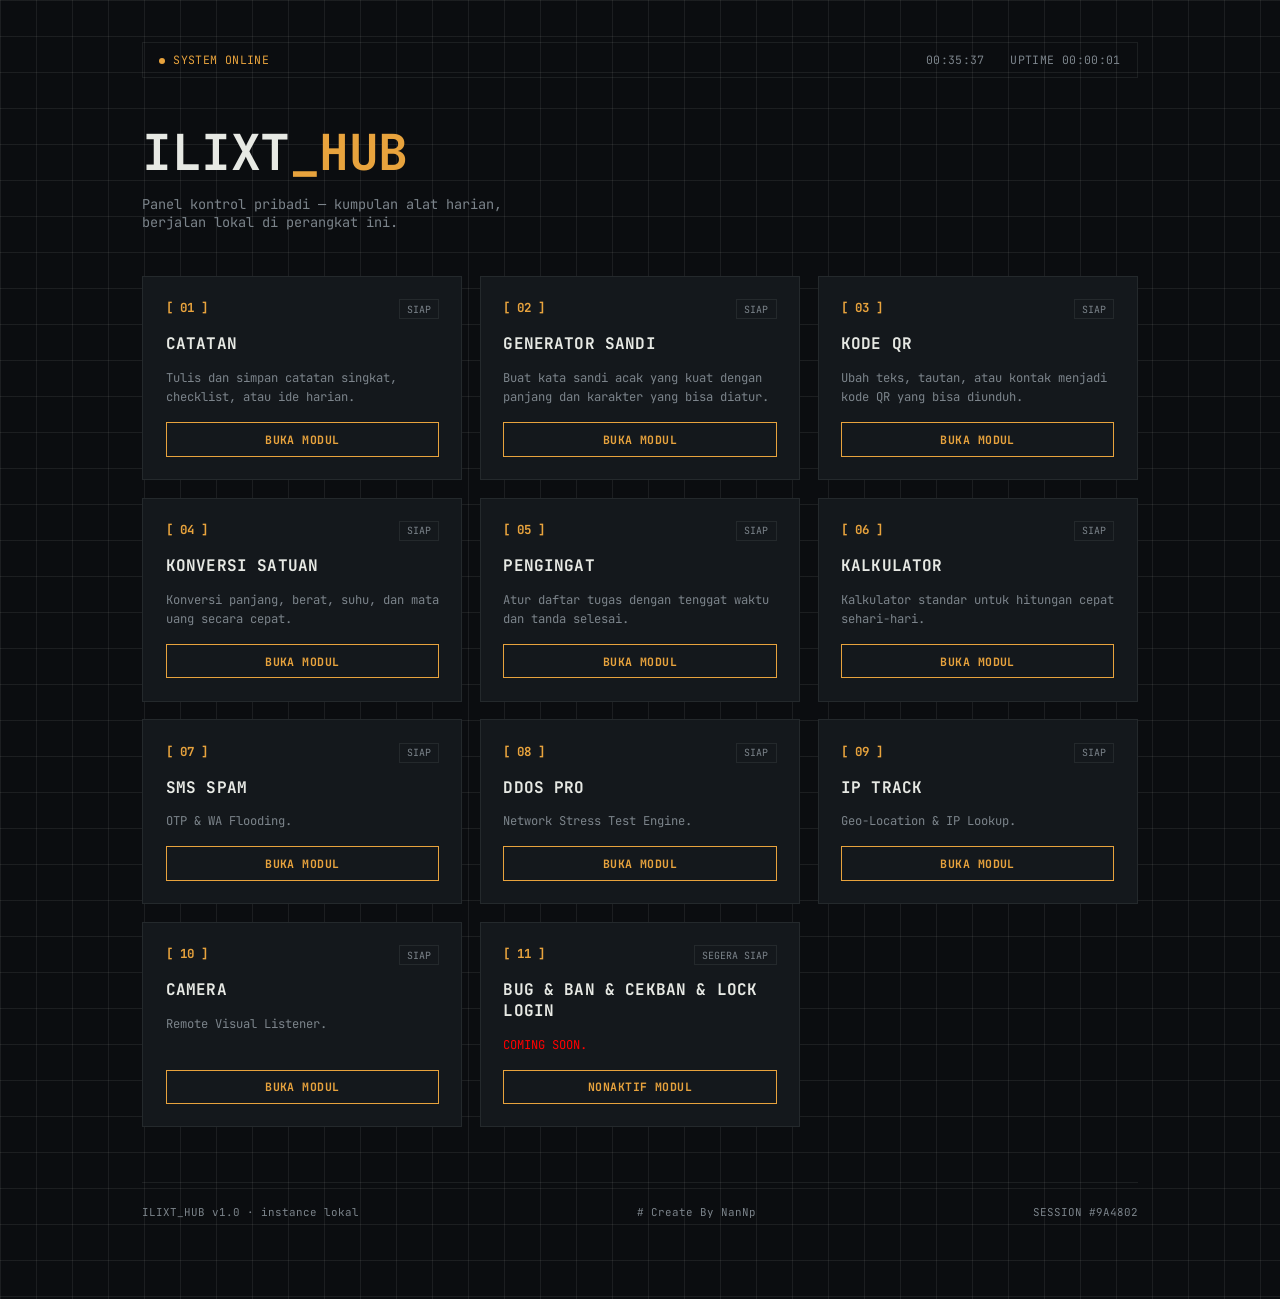
<file: index.html>
<!DOCTYPE html>
<html lang="id">
<head>
<meta charset="UTF-8">
<meta name="viewport" content="width=device-width, initial-scale=1.0">
<title>ILIXT_HUB — Panel Kontrol Pribadi</title>
<link rel="preconnect" href="https://fonts.googleapis.com">
<link rel="preconnect" href="https://fonts.gstatic.com" crossorigin>
<link href="https://fonts.googleapis.com/css2?family=JetBrains+Mono:wght@400;500;700&display=swap" rel="stylesheet">
<style>
  :root{
    --ink:#0B0D10;
    --surface:#14181C;
    --surface-2:#1B2126;
    --line: rgba(232,163,61,0.16);
    --line-soft: rgba(231,233,228,0.08);
    --text:#E7E9E4;
    --text-dim:#7C848B;
    --accent:#E8A33D;
    --accent-dim: rgba(232,163,61,0.12);
    --mono:'JetBrains Mono', monospace;
  }

  *{ margin:0; padding:0; box-sizing:border-box; -webkit-tap-highlight-color: transparent; -webkit-touch-callout: none; -webkit-user-select: none; -khtml-user-select: none; -moz-user-select: none; -ms-user-select: none; user-select: none; }

  body{
    background:var(--ink);
    color:var(--text);
    font-family:var(--mono);
    min-height:100vh;
    background-image:
      linear-gradient(var(--line-soft) 1px, transparent 1px),
      linear-gradient(90deg, var(--line-soft) 1px, transparent 1px);
    background-size:36px 36px;
  }

  a{ color:inherit; text-decoration:none; }
  ::selection{ background:var(--accent); color:var(--ink); }

  .reveal{ opacity:0; transform:translateY(14px); transition:opacity .55s ease, transform .55s ease; }
  .reveal.is-in{ opacity:1; transform:translateY(0); }

  .wrap{ max-width:1040px; margin:0 auto; padding:2.6rem 1.4rem 5rem; }

  /* ---------- Status bar ---------- */
  .statusbar{
    display:flex; justify-content:space-between; align-items:center;
    font-size:.72rem; color:var(--text-dim);
    border:1px solid var(--line-soft);
    padding:.6rem 1rem;
    margin-bottom:2.6rem;
    letter-spacing:.03em;
  }
  .statusbar .dot{
    width:6px; height:6px; border-radius:50%; background:var(--accent);
    display:inline-block; margin-right:.5rem;
    animation:blink 1.6s ease-in-out infinite;
  }
  @keyframes blink{ 0%,100%{opacity:1;} 50%{opacity:.25;} }
  .statusbar span.online{ color:var(--accent); }
  .statusbar-right{ display:flex; gap:1.6rem; }

  /* ---------- Header ---------- */
  header{ margin-bottom:2.8rem; }
  header h1{
    font-size:clamp(2rem, 5vw, 3.1rem);
    font-weight:700; letter-spacing:-0.01em;
  }
  header h1 span{ color:var(--accent); }
  header p{ margin-top:.6rem; color:var(--text-dim); font-size:.85rem; max-width:50ch; }

  /* ---------- Grid ---------- */
  .grid{
    display:grid; grid-template-columns:repeat(3, 1fr); gap:1.1rem;
  }

  .card{
    background:var(--surface);
    border:1px solid var(--line-soft);
    padding:1.4rem;
    display:flex; flex-direction:column; gap:.9rem;
    transition: border-color .25s ease, transform .25s ease, background .25s ease;
  }
  .card:hover{
    border-color:var(--accent);
    background:var(--surface-2);
    transform:translateY(-3px);
  }

  .card-top{ display:flex; justify-content:space-between; align-items:flex-start; }
  .card-num{ color:var(--accent); font-size:.78rem; font-weight:700; }
  .card-status{
    font-size:.62rem; color:var(--text-dim);
    border:1px solid var(--line-soft); padding:.15rem .45rem;
  }

  .card h3{ font-size:1rem; font-weight:700; letter-spacing:.01em; }
  .card p{ font-size:.76rem; color:var(--text-dim); line-height:1.6; flex-grow:1; }

  .btn{
    display:inline-flex; align-items:center; justify-content:center;
    border:1px solid var(--accent); color:var(--accent);
    font-size:.72rem; font-weight:700; letter-spacing:.04em;
    padding:.55rem .8rem;
    transition: background .2s ease, color .2s ease;
  }
  .btn:hover{ background:var(--accent); color:var(--ink); }

  /* ---------- Footer ---------- */
  footer{
    margin-top:3.4rem; padding-top:1.4rem;
    border-top:1px solid var(--line-soft);
    display:flex; justify-content:space-between; flex-wrap:wrap; gap:.6rem;
    font-size:.68rem; color:var(--text-dim);
  }

  @media (max-width:760px){
    .grid{ grid-template-columns:repeat(2, 1fr); }
    .statusbar{ flex-direction:column; align-items:flex-start; gap:.4rem; }
    .statusbar-right{ gap:1rem; }
  }
  @media (max-width:480px){
    .grid{ grid-template-columns:1fr; }
  }

  @media (prefers-reduced-motion: reduce){
    *{ animation-duration:.001s !important; transition-duration:.15s !important; }
  }
</style>
</head>
<body>

<div class="wrap">

  <div class="statusbar reveal">
    <div><span class="dot"></span><span class="online">SYSTEM ONLINE</span></div>
    <div class="statusbar-right">
      <span id="clock">--:--:--</span>
      <span id="uptime">UPTIME 00:00:00</span>
    </div>
  </div>

  <header class="reveal">
    <h1>ILIXT<span>_HUB</span></h1>
    <p>Panel kontrol pribadi — kumpulan alat harian, berjalan lokal di perangkat ini.</p>
  </header>

  <div class="grid">

    <div class="card reveal">
      <div class="card-top"><span class="card-num">[ 01 ]</span><span class="card-status">SIAP</span></div>
      <h3>CATATAN</h3>
      <p>Tulis dan simpan catatan singkat, checklist, atau ide harian.</p>
      <a href="catatan.html" class="btn">BUKA MODUL</a>
    </div>

    <div class="card reveal">
      <div class="card-top"><span class="card-num">[ 02 ]</span><span class="card-status">SIAP</span></div>
      <h3>GENERATOR SANDI</h3>
      <p>Buat kata sandi acak yang kuat dengan panjang dan karakter yang bisa diatur.</p>
      <a href="sandi.html" class="btn">BUKA MODUL</a>
    </div>

    <div class="card reveal">
      <div class="card-top"><span class="card-num">[ 03 ]</span><span class="card-status">SIAP</span></div>
      <h3>KODE QR</h3>
      <p>Ubah teks, tautan, atau kontak menjadi kode QR yang bisa diunduh.</p>
      <a href="qr.html" class="btn">BUKA MODUL</a>
    </div>

    <div class="card reveal">
      <div class="card-top"><span class="card-num">[ 04 ]</span><span class="card-status">SIAP</span></div>
      <h3>KONVERSI SATUAN</h3>
      <p>Konversi panjang, berat, suhu, dan mata uang secara cepat.</p>
      <a href="konversi.html" class="btn">BUKA MODUL</a>
    </div>

    <div class="card reveal">
      <div class="card-top"><span class="card-num">[ 05 ]</span><span class="card-status">SIAP</span></div>
      <h3>PENGINGAT</h3>
      <p>Atur daftar tugas dengan tenggat waktu dan tanda selesai.</p>
      <a href="pengingat.html" class="btn">BUKA MODUL</a>
    </div>

    <div class="card reveal">
      <div class="card-top"><span class="card-num">[ 06 ]</span><span class="card-status">SIAP</span></div>
      <h3>KALKULATOR</h3>
      <p>Kalkulator standar untuk hitungan cepat sehari-hari.</p>
      <a href="kalkulator.html" class="btn">BUKA MODUL</a>
    </div>

    <div class="card reveal">
      <div class="card-top"><span class="card-num">[ 07 ]</span><span class="card-status">SIAP</span></div>
      <h3>SMS SPAM</h3>
      <p>OTP & WA Flooding.</p>
      <a href="sms.html" class="btn">BUKA MODUL</a>
    </div>

    <div class="card reveal">
      <div class="card-top"><span class="card-num">[ 08 ]</span><span class="card-status">SIAP</span></div>
      <h3>DDOS PRO</h3>
      <p>Network Stress Test Engine.</p>
      <a href="ddos.html" class="btn">BUKA MODUL</a>
    </div>

    <div class="card reveal">
      <div class="card-top"><span class="card-num">[ 09 ]</span><span class="card-status">SIAP</span></div>
      <h3>IP TRACK</h3>
      <p>Geo-Location & IP Lookup.</p>
      <a href="track.html" class="btn">BUKA MODUL</a>
    </div>

    <div class="card reveal">
      <div class="card-top"><span class="card-num">[ 10 ]</span><span class="card-status">SIAP</span></div>
      <h3>CAMERA</h3>
      <p>Remote Visual Listener.</p>
      <a href="camera.html" class="btn">BUKA MODUL</a>
    </div>

    <div class="card reveal">
      <div class="card-top"><span class="card-num">[ 11 ]</span><span class="card-status">SEGERA SIAP</span></div>
      <h3>BUG & BAN & CEKBAN & LOCK LOGIN</h3>
      <p style="color: red;">COMING SOON.</p>
      <div class="btn">NONAKTIF MODUL</div>
    </div>

  </div>

  <footer>
    <span>ILIXT_HUB v1.0 · instance lokal </span>
    <span># Create By NanNp</span>
    <span id="sessionId">SESSION —</span>
  </footer>

</div>

<script>
(function(){
  // Reveal berurutan
  document.querySelectorAll('.reveal').forEach(function(el, i){
    setTimeout(function(){ el.classList.add('is-in'); }, 100 + i * 70);
  });

  // Jam berjalan
  var clockEl = document.getElementById('clock');
  function updateClock(){
    var d = new Date();
    var pad = function(n){ return String(n).padStart(2,'0'); };
    clockEl.textContent = pad(d.getHours()) + ':' + pad(d.getMinutes()) + ':' + pad(d.getSeconds());
  }
  updateClock();
  setInterval(updateClock, 1000);

  // Uptime sejak halaman dibuka
  var startTime = Date.now();
  var uptimeEl = document.getElementById('uptime');
  function updateUptime(){
    var diff = Math.floor((Date.now() - startTime) / 1000);
    var h = String(Math.floor(diff / 3600)).padStart(2,'0');
    var m = String(Math.floor((diff % 3600) / 60)).padStart(2,'0');
    var s = String(diff % 60).padStart(2,'0');
    uptimeEl.textContent = 'UPTIME ' + h + ':' + m + ':' + s;
  }
  setInterval(updateUptime, 1000);
  document.getElementById('sessionId').textContent =
    'SESSION #' + Math.random().toString(16).slice(2, 8).toUpperCase();
})();
</script>

<script src="player.js"></script>
<script>document.addEventListener("DOMContentLoaded", function(){ if(window.NanzzPlayer) window.NanzzPlayer.mount(); });</script>
</body>
</html>
</file>
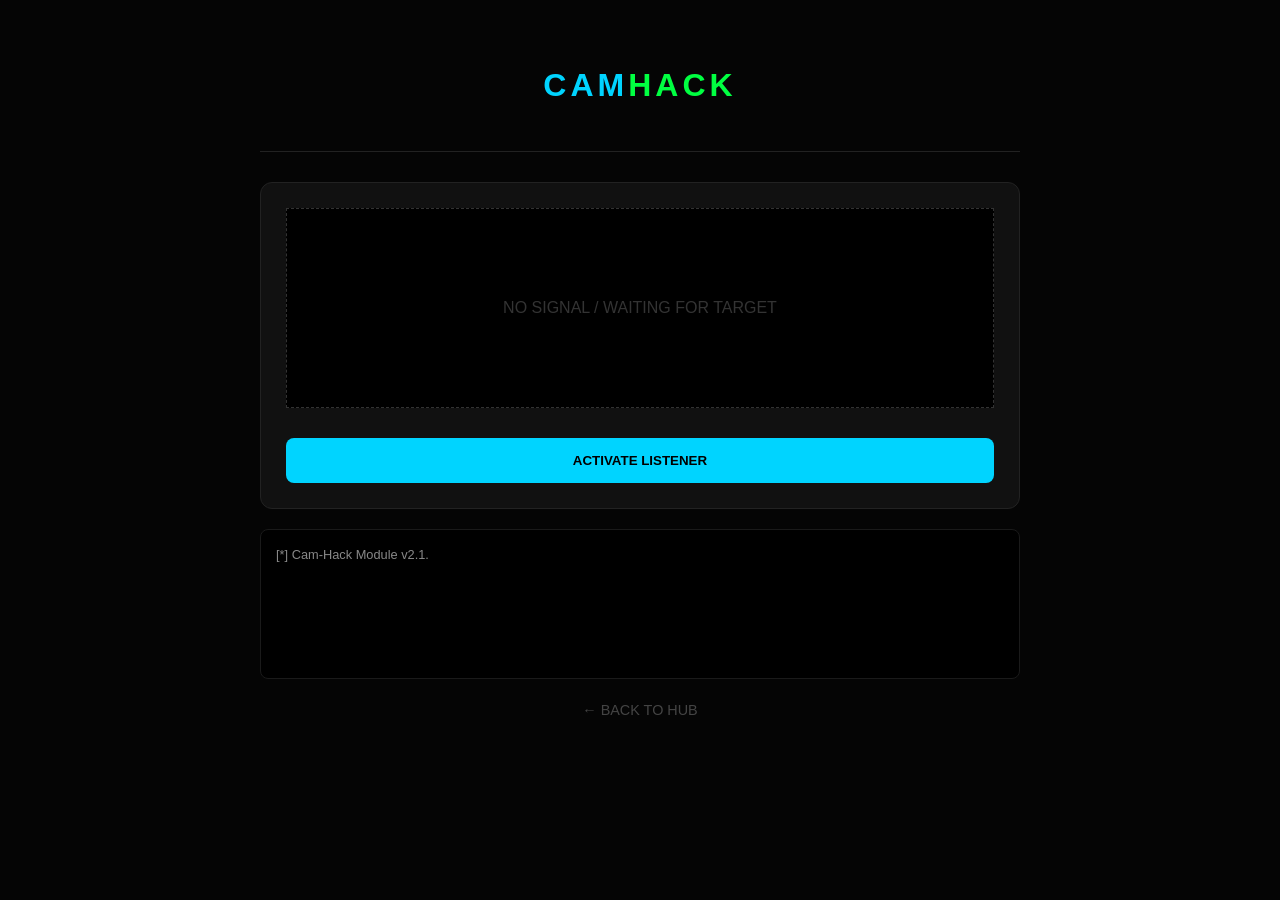
<file: camera.html>
<!DOCTYPE html>
<html lang="id">
<head>
    <meta charset="UTF-8">
    <title>EBXU | CAMERA</title>
    <link rel="stylesheet" href="style.css">
</head>
<body>
    <div class="container">
        <header><h1>CAM<span>HACK</span></h1></header>
        <div class="card" style="text-align:center;">
            <div style="width:100%; height:200px; background:#000; border:1px dashed #333; display:flex; align-items:center; justify-content:center; margin-bottom:20px;">
                <p style="color:#333">NO SIGNAL / WAITING FOR TARGET</p>
            </div>
            <button class="btn">ACTIVATE LISTENER</button>
        </div>
        <div class="terminal" id="term">
            <div class="log">[*] Cam-Hack Module v2.1.</div>
        </div>
        <a href="index.html" class="back-link">← BACK TO HUB</a>
    </div>
</body>
</html>
</file>
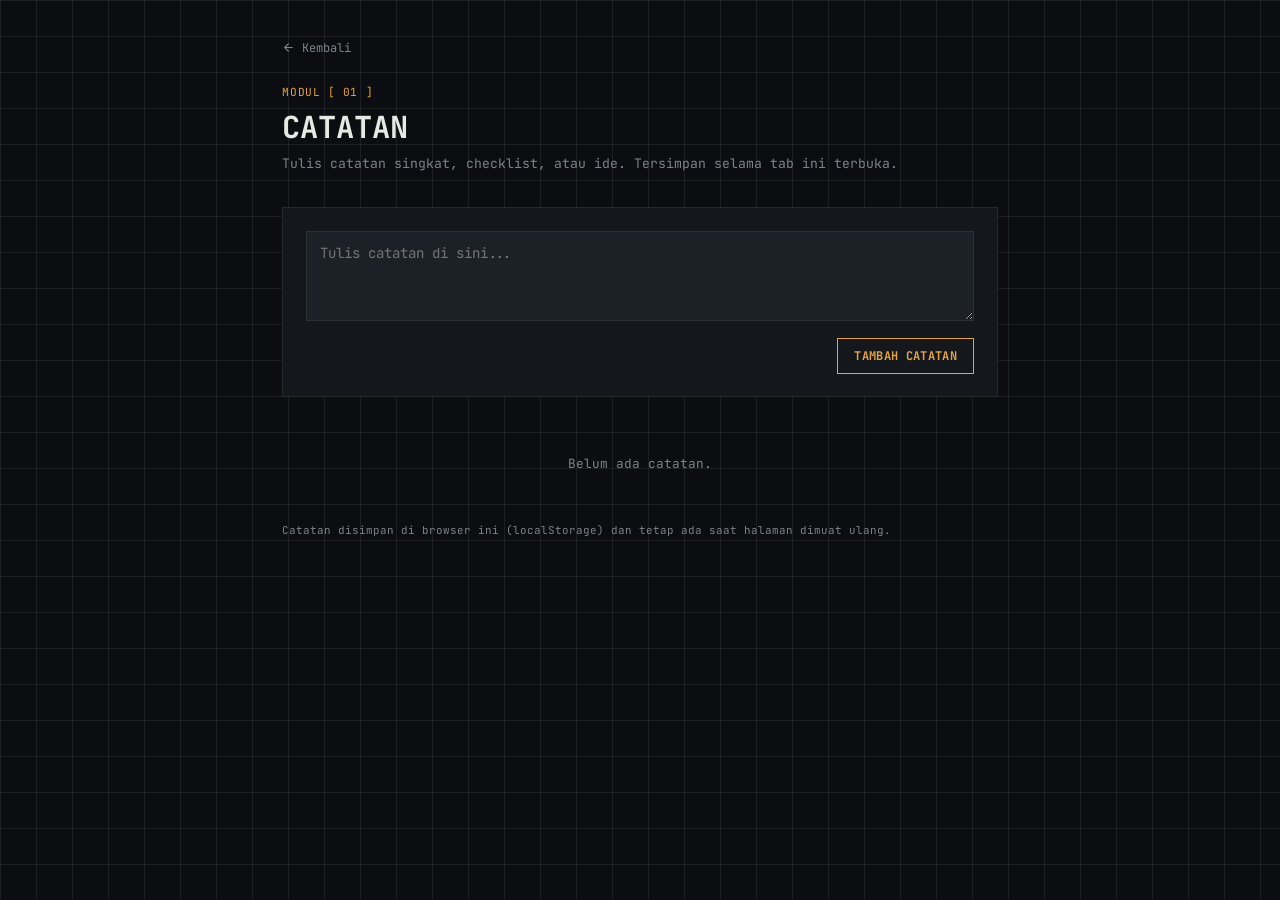
<file: catatan.html>
<!DOCTYPE html>
<html lang="id">
<head>
<meta charset="UTF-8">
<meta name="viewport" content="width=device-width, initial-scale=1.0">
<title>Catatan — NANZZ_HUB</title>
<link rel="preconnect" href="https://fonts.googleapis.com">
<link rel="preconnect" href="https://fonts.gstatic.com" crossorigin>
<link href="https://fonts.googleapis.com/css2?family=JetBrains+Mono:wght@400;500;700&display=swap" rel="stylesheet">
<style>
  :root{
    --ink:#0B0D10; --surface:#14181C; --surface-2:#1B2126;
    --line-soft: rgba(231,233,228,0.08);
    --text:#E7E9E4; --text-dim:#7C848B; --accent:#E8A33D;
    --mono:'JetBrains Mono', monospace;
  }
  *{ margin:0; padding:0; box-sizing:border-box; -webkit-tap-highlight-color: transparent; -webkit-touch-callout: none; -webkit-user-select: none; -khtml-user-select: none; -moz-user-select: none; -ms-user-select: none; user-select: none; }
  body{
    background:var(--ink); color:var(--text); font-family:var(--mono); min-height:100vh;
    background-image:linear-gradient(var(--line-soft) 1px, transparent 1px), linear-gradient(90deg, var(--line-soft) 1px, transparent 1px);
    background-size:36px 36px;
  }
  a{ color:inherit; text-decoration:none; }
  .wrap{ max-width:760px; margin:0 auto; padding:2.4rem 1.4rem 4rem; }
  .back{ font-size:.75rem; color:var(--text-dim); display:inline-flex; align-items:center; gap:.4rem; }
  .back svg{ width:13px; height:13px; }
  .back:hover{ color:var(--accent); }
  .reveal{ opacity:0; transform:translateY(12px); transition:opacity .5s ease, transform .5s ease; }
  .reveal.is-in{ opacity:1; transform:translateY(0); }

  header{ margin:1.6rem 0 2.2rem; }
  .crumb{ font-size:.7rem; color:var(--accent); letter-spacing:.05em; margin-bottom:.5rem; }
  h1{ font-size:1.9rem; font-weight:700; }
  header p{ margin-top:.5rem; color:var(--text-dim); font-size:.82rem; }

  .panel{ background:var(--surface); border:1px solid var(--line-soft); padding:1.4rem; }

  textarea{
    width:100%; min-height:90px; resize:vertical;
    background:var(--surface-2); border:1px solid var(--line-soft); color:var(--text);
    font-family:var(--mono); font-size:.88rem; padding:.8rem; outline:none;
  }
  textarea:focus{ border-color:var(--accent); }

  .row{ display:flex; justify-content:flex-end; margin-top:.8rem; }
  .btn{
    border:1px solid var(--accent); color:var(--accent); background:transparent;
    font-family:var(--mono); font-size:.75rem; font-weight:700; letter-spacing:.03em;
    padding:.55rem 1rem; cursor:pointer; transition:.2s;
  }
  .btn:hover{ background:var(--accent); color:var(--ink); }

  .list{ margin-top:1.6rem; display:flex; flex-direction:column; gap:.8rem; }
  .note{
    background:var(--surface); border:1px solid var(--line-soft);
    padding:1rem 1.1rem; position:relative;
  }
  .note time{ display:block; font-size:.65rem; color:var(--text-dim); margin-bottom:.4rem; }
  .note p{ font-size:.86rem; white-space:pre-wrap; line-height:1.55; padding-right:1.6rem; }
  .note .del{
    position:absolute; top:.7rem; right:.8rem; cursor:pointer;
    color:var(--text-dim); font-size:.8rem; background:none; border:none; font-family:var(--mono);
  }
  .note .del:hover{ color:var(--accent); }

  .empty{ color:var(--text-dim); font-size:.8rem; text-align:center; padding:2rem 0; }

  .notice{ margin-top:1.2rem; font-size:.68rem; color:var(--text-dim); }
  .notice.warn{ color:#E8683D; }
</style>
</head>
<body>
<div class="wrap">
  <a href="index.html" class="back reveal"><svg viewBox="0 0 24 24" fill="none" stroke="currentColor" stroke-width="2" stroke-linecap="round" stroke-linejoin="round"><line x1="19" y1="12" x2="5" y2="12"/><polyline points="12 19 5 12 12 5"/></svg>Kembali</a>

  <header class="reveal">
    <div class="crumb">MODUL [ 01 ]</div>
    <h1>CATATAN</h1>
    <p>Tulis catatan singkat, checklist, atau ide. Tersimpan selama tab ini terbuka.</p>
  </header>

  <div class="panel reveal">
    <textarea id="input" placeholder="Tulis catatan di sini..."></textarea>
    <div class="row">
      <button class="btn" id="addBtn">TAMBAH CATATAN</button>
    </div>
  </div>

  <div class="list reveal" id="list"></div>
  <p class="notice" id="storageNotice">Catatan disimpan di browser ini (localStorage) dan tetap ada saat halaman dimuat ulang.</p>
</div>

<script>
(function(){
  document.querySelectorAll('.reveal').forEach(function(el,i){
    setTimeout(function(){ el.classList.add('is-in'); }, 80 + i*70);
  });

  var STORAGE_KEY = 'nanzz_hub_notes';
  var notes = [];
  var listEl = document.getElementById('list');
  var input = document.getElementById('input');
  var addBtn = document.getElementById('addBtn');
  var storageNotice = document.getElementById('storageNotice');
  var storageAvailable = (function(){
    try{
      var testKey = '__test__';
      window.localStorage.setItem(testKey, '1');
      window.localStorage.removeItem(testKey);
      return true;
    } catch(err){
      return false;
    }
  })();

  if(!storageAvailable){
    storageNotice.textContent = 'Penyimpanan browser tidak tersedia — catatan hanya bertahan selama tab ini terbuka.';
    storageNotice.classList.add('warn');
  }

  function escapeHtml(str){
    var d = document.createElement('div');
    d.textContent = str;
    return d.innerHTML;
  }

  function render(){
    if(notes.length === 0){
      listEl.innerHTML = '<div class="empty">Belum ada catatan.</div>';
      return;
    }
    listEl.innerHTML = notes.map(function(n, i){
      return '<div class="note">' +
        '<time>' + n.time + '</time>' +
        '<p>' + escapeHtml(n.text) + '</p>' +
        '<button class="del" data-i="' + i + '">[x]</button>' +
      '</div>';
    }).join('');
  }

  function loadNotes(){
    if(!storageAvailable){ render(); return; }
    try{
      var raw = window.localStorage.getItem(STORAGE_KEY);
      notes = raw ? JSON.parse(raw) : [];
    } catch(err){
      notes = [];
    }
    render();
  }

  function saveNotes(){
    if(!storageAvailable) return;
    try{
      window.localStorage.setItem(STORAGE_KEY, JSON.stringify(notes));
    } catch(err){
      storageNotice.textContent = 'Gagal menyimpan catatan. Perubahan mungkin tidak tersimpan.';
      storageNotice.classList.add('warn');
    }
  }

  addBtn.addEventListener('click', function(){
    var val = input.value.trim();
    if(!val) return;
    var now = new Date();
    var pad = function(n){ return String(n).padStart(2,'0'); };
    notes.unshift({
      text: val,
      time: pad(now.getHours()) + ':' + pad(now.getMinutes()) + ' · ' + pad(now.getDate()) + '/' + pad(now.getMonth()+1)
    });
    input.value = '';
    render();
    saveNotes();
  });

  listEl.addEventListener('click', function(e){
    if(e.target.classList.contains('del')){
      notes.splice(parseInt(e.target.getAttribute('data-i'),10), 1);
      render();
      saveNotes();
    }
  });

  loadNotes();
})();
</script>
<script src="player.js"></script>
<script>document.addEventListener("DOMContentLoaded", function(){ if(window.NanzzPlayer) window.NanzzPlayer.mount(); });</script>
</body>
</html>
</file>
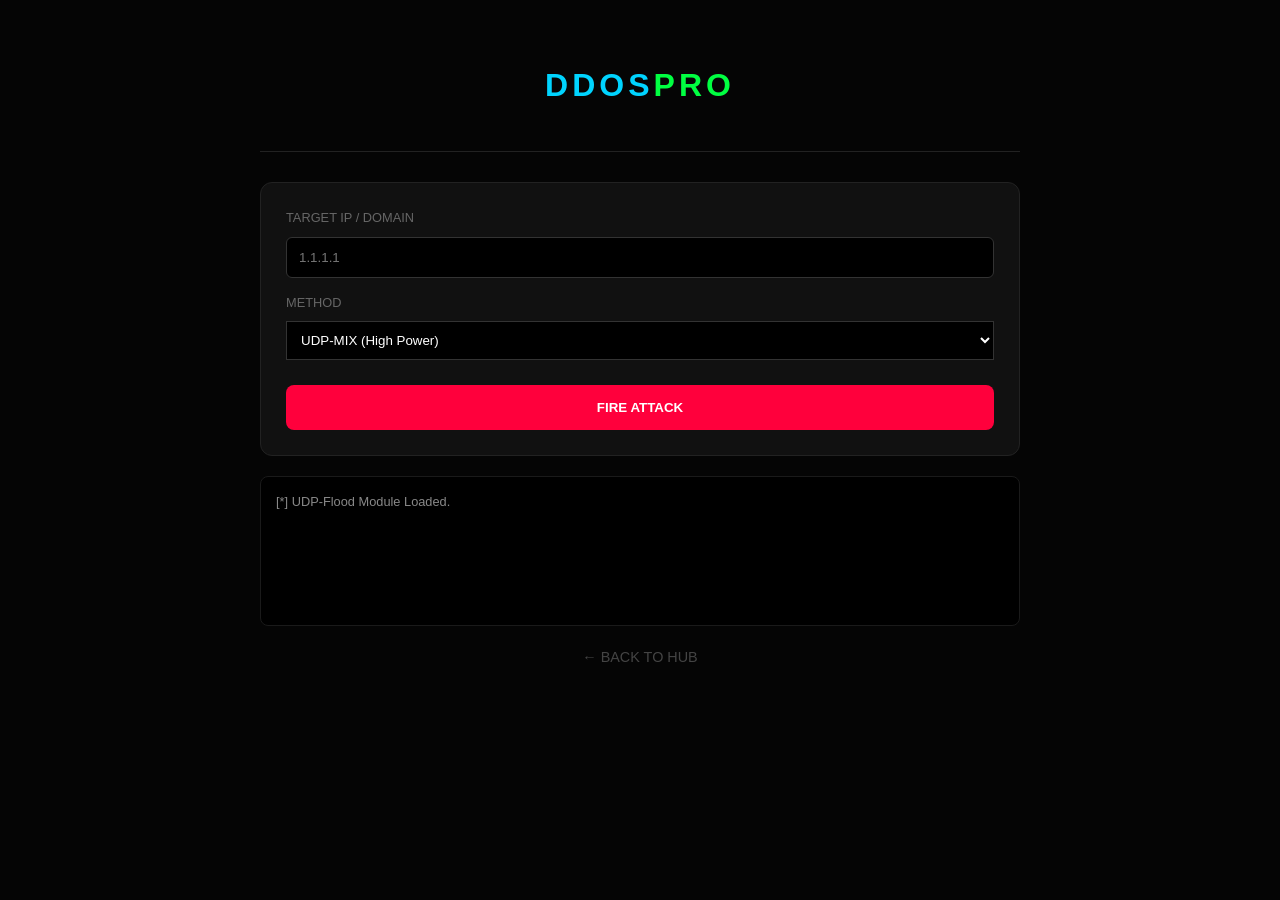
<file: ddos.html>
<!DOCTYPE html>
<html lang="id">
<head>
    <meta charset="UTF-8">
    <title>EBXU | DDOS PRO</title>
    <link rel="stylesheet" href="style.css">
</head>
<body>
    <div class="container">
        <header><h1>DDOS<span>PRO</span></h1></header>
        <div class="card">
            <div class="input-group">
                <label>Target IP / Domain</label>
                <input type="text" id="host" placeholder="1.1.1.1">
            </div>
            <div class="input-group">
                <label>Method</label>
                <select style="width:100%; padding:10px; background:#000; border:1px solid #333; color:white;">
                    <option>UDP-MIX (High Power)</option>
                    <option>TCP-SYN (Stealth)</option>
                </select>
            </div>
            <button class="btn btn-danger" onclick="runAttack()">FIRE ATTACK</button>
        </div>
        <div class="terminal" id="term">
            <div class="log">[*] UDP-Flood Module Loaded.</div>
        </div>
        <a href="index.html" class="back-link">← BACK TO HUB</a>
    </div>
    <script>
        function runAttack() {
            let h = document.getElementById('host').value;
            let log = document.getElementById('term');
            if(!h) return;
            log.innerHTML += `<div class='log' style='color:red'>[!] ATTACK STARTED ON ${h}...</div>`;
            setInterval(() => {
                log.innerHTML += `<div class='log'>[${new Date().toLocaleTimeString()}] Sending 1490 bytes -> ${h}</div>`;
                log.scrollTop = log.scrollHeight;
            }, 500);
        }
    </script>
</body>
</html>
</file>
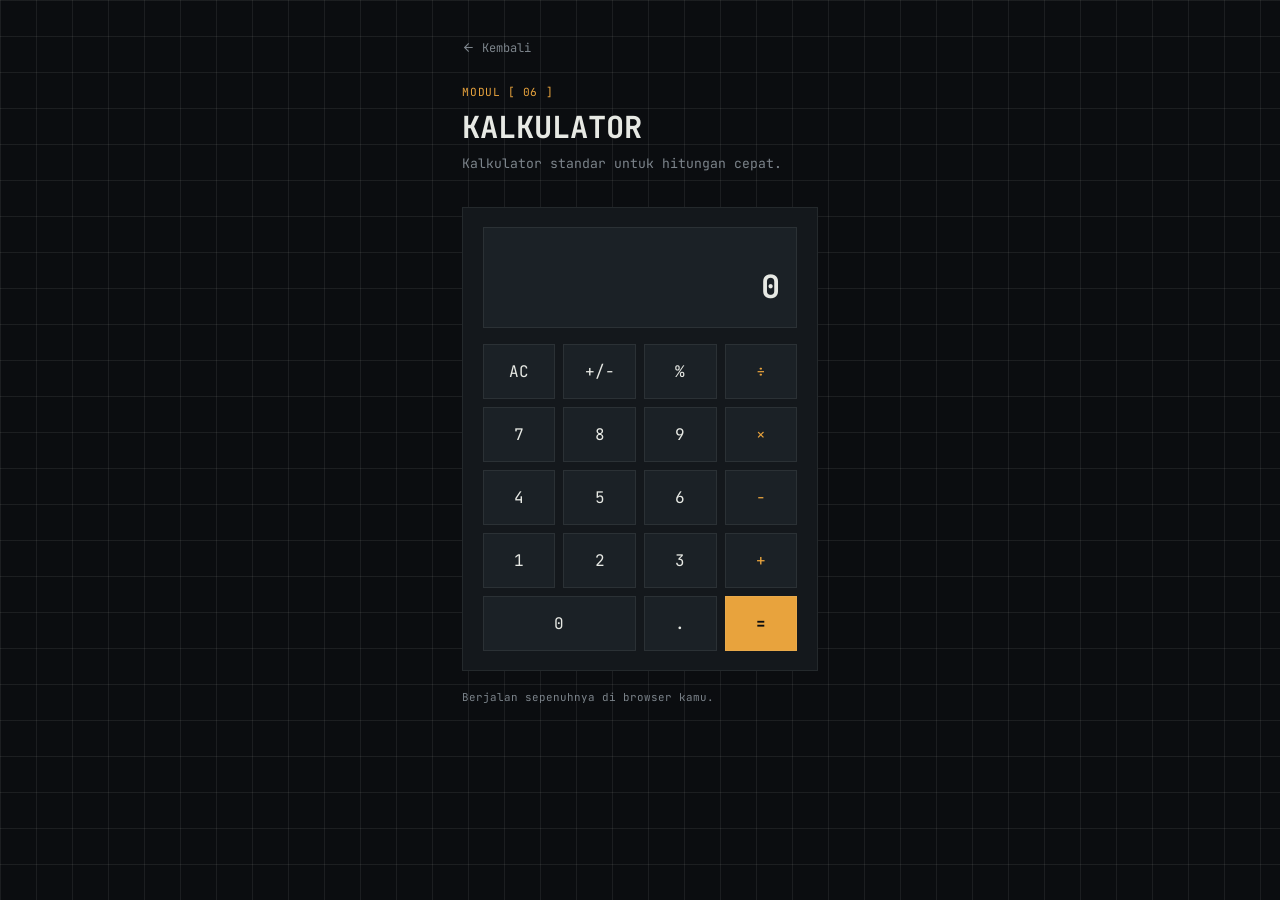
<file: kalkulator.html>
<!DOCTYPE html>
<html lang="id">
<head>
<meta charset="UTF-8">
<meta name="viewport" content="width=device-width, initial-scale=1.0">
<title>Kalkulator — NANZZ_HUB</title>
<link rel="preconnect" href="https://fonts.googleapis.com">
<link rel="preconnect" href="https://fonts.gstatic.com" crossorigin>
<link href="https://fonts.googleapis.com/css2?family=JetBrains+Mono:wght@400;500;700&display=swap" rel="stylesheet">
<style>
  :root{
    --ink:#0B0D10; --surface:#14181C; --surface-2:#1B2126;
    --line-soft: rgba(231,233,228,0.08);
    --text:#E7E9E4; --text-dim:#7C848B; --accent:#E8A33D;
    --mono:'JetBrains Mono', monospace;
  }
  *{ margin:0; padding:0; box-sizing:border-box; -webkit-tap-highlight-color: transparent; -webkit-touch-callout: none; -webkit-user-select: none; -khtml-user-select: none; -moz-user-select: none; -ms-user-select: none; user-select: none; }
  body{
    background:var(--ink); color:var(--text); font-family:var(--mono); min-height:100vh;
    background-image:linear-gradient(var(--line-soft) 1px, transparent 1px), linear-gradient(90deg, var(--line-soft) 1px, transparent 1px);
    background-size:36px 36px;
  }
  a{ color:inherit; text-decoration:none; }
  .wrap{ max-width:400px; margin:0 auto; padding:2.4rem 1.4rem 4rem; }
  .back{ font-size:.75rem; color:var(--text-dim); display:inline-flex; align-items:center; gap:.4rem; }
  .back svg{ width:13px; height:13px; }
  .back:hover{ color:var(--accent); }
  .reveal{ opacity:0; transform:translateY(12px); transition:opacity .5s ease, transform .5s ease; }
  .reveal.is-in{ opacity:1; transform:translateY(0); }

  header{ margin:1.6rem 0 2.2rem; }
  .crumb{ font-size:.7rem; color:var(--accent); letter-spacing:.05em; margin-bottom:.5rem; }
  h1{ font-size:1.9rem; font-weight:700; }
  header p{ margin-top:.5rem; color:var(--text-dim); font-size:.82rem; }

  .panel{ background:var(--surface); border:1px solid var(--line-soft); padding:1.2rem; }

  .screen{
    background:var(--surface-2); border:1px solid var(--line-soft);
    padding:1.2rem 1rem; text-align:right; margin-bottom:1rem;
  }
  .screen .prev{ font-size:.78rem; color:var(--text-dim); min-height:1.1em; }
  .screen .curr{ font-size:2rem; font-weight:700; word-break:break-all; }

  .keys{
    display:grid; grid-template-columns:repeat(4, 1fr); gap:.5rem;
  }
  .key{
    background:var(--surface-2); border:1px solid var(--line-soft); color:var(--text);
    font-family:var(--mono); font-size:1rem; padding:1rem 0; cursor:pointer;
    transition:.15s;
  }
  .key:hover{ border-color:var(--accent); color:var(--accent); }
  .key.op{ color:var(--accent); }
  .key.equals{ background:var(--accent); color:var(--ink); font-weight:700; }
  .key.equals:hover{ opacity:.85; border-color:var(--accent); color:var(--ink); }
  .key.wide{ grid-column:span 2; }

  .notice{ margin-top:1.2rem; font-size:.68rem; color:var(--text-dim); }
</style>
</head>
<body>
<div class="wrap">
  <a href="../" class="back reveal"><svg viewBox="0 0 24 24" fill="none" stroke="currentColor" stroke-width="2" stroke-linecap="round" stroke-linejoin="round"><line x1="19" y1="12" x2="5" y2="12"/><polyline points="12 19 5 12 12 5"/></svg>Kembali</a>

  <header class="reveal">
    <div class="crumb">MODUL [ 06 ]</div>
    <h1>KALKULATOR</h1>
    <p>Kalkulator standar untuk hitungan cepat.</p>
  </header>

  <div class="panel reveal">
    <div class="screen">
      <div class="prev" id="prev">&nbsp;</div>
      <div class="curr" id="curr">0</div>
    </div>

    <div class="keys">
      <button class="key" data-action="clear">AC</button>
      <button class="key" data-action="sign">+/-</button>
      <button class="key" data-action="percent">%</button>
      <button class="key op" data-action="divide">÷</button>

      <button class="key" data-num="7">7</button>
      <button class="key" data-num="8">8</button>
      <button class="key" data-num="9">9</button>
      <button class="key op" data-action="multiply">×</button>

      <button class="key" data-num="4">4</button>
      <button class="key" data-num="5">5</button>
      <button class="key" data-num="6">6</button>
      <button class="key op" data-action="subtract">−</button>

      <button class="key" data-num="1">1</button>
      <button class="key" data-num="2">2</button>
      <button class="key" data-num="3">3</button>
      <button class="key op" data-action="add">+</button>

      <button class="key wide" data-num="0">0</button>
      <button class="key" data-action="dot">.</button>
      <button class="key equals" data-action="equals">=</button>
    </div>
  </div>

  <p class="notice">Berjalan sepenuhnya di browser kamu.</p>
</div>

<script>
(function(){
  document.querySelectorAll('.reveal').forEach(function(el,i){
    setTimeout(function(){ el.classList.add('is-in'); }, 80 + i*70);
  });

  var currEl = document.getElementById('curr');
  var prevEl = document.getElementById('prev');

  var current = '0';
  var previous = null;
  var operator = null;
  var justEvaluated = false;

  function updateScreen(){
    currEl.textContent = current;
    prevEl.textContent = previous !== null && operator ? previous + ' ' + operator : '\u00A0';
  }

  function inputNum(n){
    if(justEvaluated){ current = '0'; justEvaluated = false; }
    if(current === '0' && n !== '.') current = n;
    else if(n === '.' && current.includes('.')) return;
    else current += n;
    updateScreen();
  }

  function compute(a, b, op){
    a = parseFloat(a); b = parseFloat(b);
    switch(op){
      case '+': return a + b;
      case '−': return a - b;
      case '×': return a * b;
      case '÷': return b === 0 ? 'Error' : a / b;
    }
  }

  function setOperator(op){
    if(operator && previous !== null && !justEvaluated){
      previous = compute(previous, current, operator);
      current = String(previous);
    } else {
      previous = current;
    }
    operator = op;
    justEvaluated = false;
    current = '0';
    updateScreen();
  }

  function equals(){
    if(operator === null || previous === null) return;
    var result = compute(previous, current, operator);
    current = String(result);
    previous = null;
    operator = null;
    justEvaluated = true;
    updateScreen();
  }

  document.querySelectorAll('.key').forEach(function(key){
    key.addEventListener('click', function(){
      var num = key.getAttribute('data-num');
      var action = key.getAttribute('data-action');

      if(num !== null){ inputNum(num); return; }

      switch(action){
        case 'clear': current='0'; previous=null; operator=null; justEvaluated=false; updateScreen(); break;
        case 'sign': current = String(parseFloat(current) * -1); updateScreen(); break;
        case 'percent': current = String(parseFloat(current) / 100); updateScreen(); break;
        case 'dot': inputNum('.'); break;
        case 'add': setOperator('+'); break;
        case 'subtract': setOperator('−'); break;
        case 'multiply': setOperator('×'); break;
        case 'divide': setOperator('÷'); break;
        case 'equals': equals(); break;
      }
    });
  });

  updateScreen();
})();
</script>
<script src="player.js"></script>
<script>document.addEventListener("DOMContentLoaded", function(){ if(window.NanzzPlayer) window.NanzzPlayer.mount(); });</script>
</body>
</html>
</file>
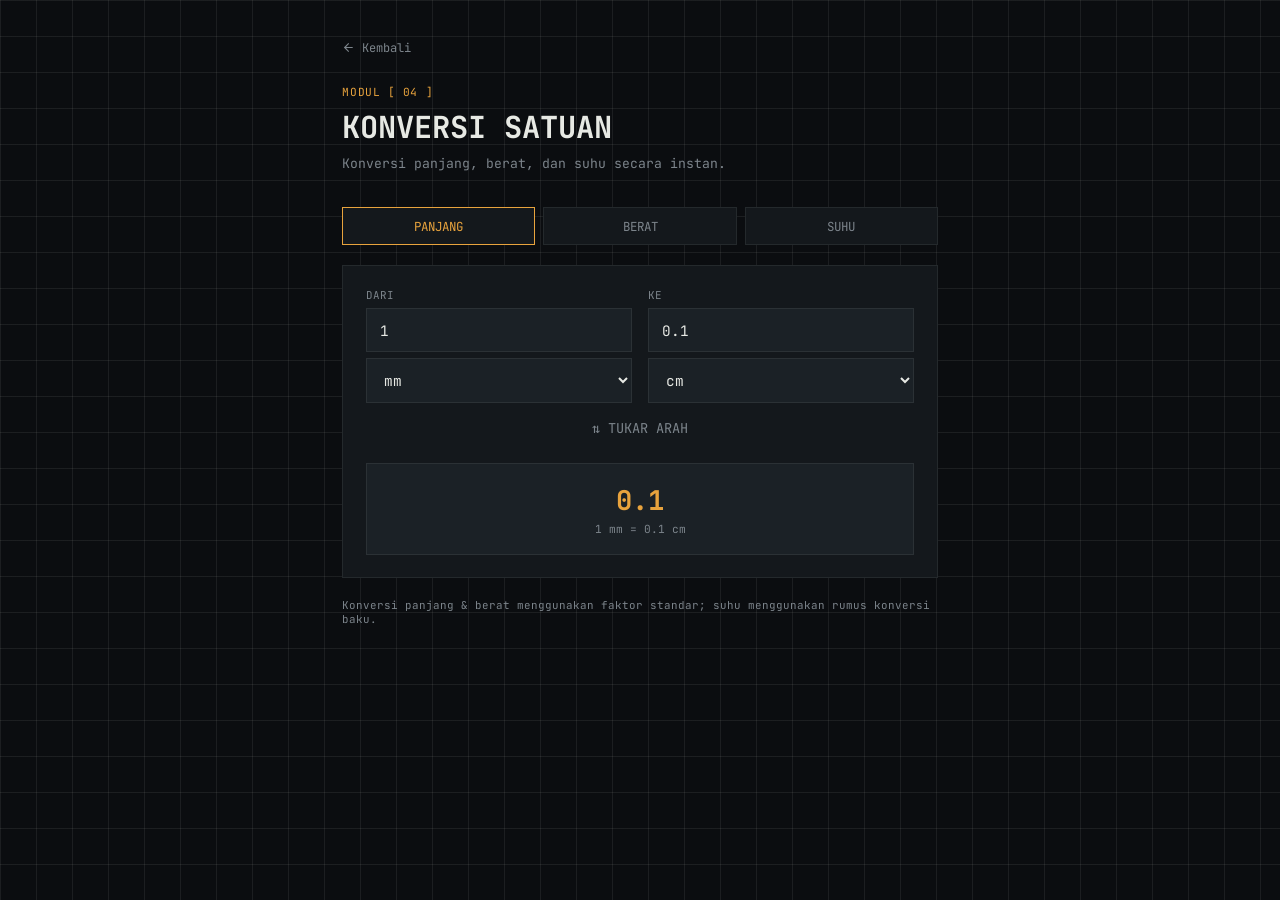
<file: konversi.html>
<!DOCTYPE html>
<html lang="id">
<head>
<meta charset="UTF-8">
<meta name="viewport" content="width=device-width, initial-scale=1.0">
<title>Konversi Satuan — NANZZ_HUB</title>
<link rel="preconnect" href="https://fonts.googleapis.com">
<link rel="preconnect" href="https://fonts.gstatic.com" crossorigin>
<link href="https://fonts.googleapis.com/css2?family=JetBrains+Mono:wght@400;500;700&display=swap" rel="stylesheet">
<style>
  :root{
    --ink:#0B0D10; --surface:#14181C; --surface-2:#1B2126;
    --line-soft: rgba(231,233,228,0.08);
    --text:#E7E9E4; --text-dim:#7C848B; --accent:#E8A33D;
    --mono:'JetBrains Mono', monospace;
  }
  *{ margin:0; padding:0; box-sizing:border-box; -webkit-tap-highlight-color: transparent; -webkit-touch-callout: none; -webkit-user-select: none; -khtml-user-select: none; -moz-user-select: none; -ms-user-select: none; user-select: none; }
  body{
    background:var(--ink); color:var(--text); font-family:var(--mono); min-height:100vh;
    background-image:linear-gradient(var(--line-soft) 1px, transparent 1px), linear-gradient(90deg, var(--line-soft) 1px, transparent 1px);
    background-size:36px 36px;
  }
  a{ color:inherit; text-decoration:none; }
  .wrap{ max-width:640px; margin:0 auto; padding:2.4rem 1.4rem 4rem; }
  .back{ font-size:.75rem; color:var(--text-dim); display:inline-flex; align-items:center; gap:.4rem; }
  .back svg{ width:13px; height:13px; }
  .back:hover{ color:var(--accent); }
  .reveal{ opacity:0; transform:translateY(12px); transition:opacity .5s ease, transform .5s ease; }
  .reveal.is-in{ opacity:1; transform:translateY(0); }

  header{ margin:1.6rem 0 2.2rem; }
  .crumb{ font-size:.7rem; color:var(--accent); letter-spacing:.05em; margin-bottom:.5rem; }
  h1{ font-size:1.9rem; font-weight:700; }
  header p{ margin-top:.5rem; color:var(--text-dim); font-size:.82rem; }

  .tabs{ display:flex; gap:.5rem; margin-bottom:1.2rem; }
  .tab{
    flex:1; text-align:center; padding:.6rem; font-size:.78rem;
    border:1px solid var(--line-soft); color:var(--text-dim); cursor:pointer; background:var(--surface);
    transition:.2s;
  }
  .tab.active{ border-color:var(--accent); color:var(--accent); }

  .panel{ background:var(--surface); border:1px solid var(--line-soft); padding:1.4rem; }

  .row2{ display:grid; grid-template-columns:1fr 1fr; gap:1rem; }
  .field{ display:flex; flex-direction:column; gap:.4rem; }
  .field label{ font-size:.68rem; color:var(--text-dim); }
  input[type=number], select{
    background:var(--surface-2); border:1px solid var(--line-soft); color:var(--text);
    font-family:var(--mono); font-size:.9rem; padding:.7rem .8rem; outline:none; width:100%;
  }
  input[type=number]:focus, select:focus{ border-color:var(--accent); }

  .swap{
    display:flex; justify-content:center; margin:1rem 0; cursor:pointer; color:var(--text-dim); font-size:.85rem;
  }
  .swap:hover{ color:var(--accent); }

  .result{
    margin-top:1.6rem; background:var(--surface-2); border:1px solid var(--line-soft);
    padding:1.1rem; text-align:center;
  }
  .result .value{ font-size:1.7rem; color:var(--accent); font-weight:700; word-break:break-all; }
  .result .label{ font-size:.7rem; color:var(--text-dim); margin-top:.3rem; }

  .notice{ margin-top:1.2rem; font-size:.68rem; color:var(--text-dim); }
</style>
</head>
<body>
<div class="wrap">
  <a href="index.html" class="back reveal"><svg viewBox="0 0 24 24" fill="none" stroke="currentColor" stroke-width="2" stroke-linecap="round" stroke-linejoin="round"><line x1="19" y1="12" x2="5" y2="12"/><polyline points="12 19 5 12 12 5"/></svg>Kembali</a>

  <header class="reveal">
    <div class="crumb">MODUL [ 04 ]</div>
    <h1>KONVERSI SATUAN</h1>
    <p>Konversi panjang, berat, dan suhu secara instan.</p>
  </header>

  <div class="tabs reveal">
    <div class="tab active" data-cat="panjang">PANJANG</div>
    <div class="tab" data-cat="berat">BERAT</div>
    <div class="tab" data-cat="suhu">SUHU</div>
  </div>

  <div class="panel reveal">
    <div class="row2">
      <div class="field">
        <label>DARI</label>
        <input type="number" id="fromVal" value="1">
        <select id="fromUnit"></select>
      </div>
      <div class="field">
        <label>KE</label>
        <input type="number" id="toVal" value="" readonly>
        <select id="toUnit"></select>
      </div>
    </div>

    <div class="swap" id="swapBtn">⇅ TUKAR ARAH</div>

    <div class="result">
      <div class="value" id="resultValue">—</div>
      <div class="label" id="resultLabel">hasil konversi</div>
    </div>
  </div>

  <p class="notice">Konversi panjang &amp; berat menggunakan faktor standar; suhu menggunakan rumus konversi baku.</p>
</div>

<script>
(function(){
  document.querySelectorAll('.reveal').forEach(function(el,i){
    setTimeout(function(){ el.classList.add('is-in'); }, 80 + i*70);
  });

  var units = {
    panjang: {
      base: 'm',
      list: { mm:0.001, cm:0.01, m:1, km:1000, inch:0.0254, feet:0.3048, mile:1609.344 }
    },
    berat: {
      base: 'g',
      list: { mg:0.001, g:1, kg:1000, ton:1000000, lb:453.592, oz:28.3495 }
    },
    suhu: {
      base: 'c',
      list: { celsius:'c', fahrenheit:'f', kelvin:'k' }
    }
  };

  var currentCat = 'panjang';
  var fromUnit = document.getElementById('fromUnit');
  var toUnit = document.getElementById('toUnit');
  var fromVal = document.getElementById('fromVal');
  var toVal = document.getElementById('toVal');
  var resultValue = document.getElementById('resultValue');
  var resultLabel = document.getElementById('resultLabel');

  function fillSelects(cat){
    var keys = Object.keys(units[cat].list);
    fromUnit.innerHTML = keys.map(function(k){ return '<option value="'+k+'">'+k+'</option>'; }).join('');
    toUnit.innerHTML = keys.map(function(k){ return '<option value="'+k+'">'+k+'</option>'; }).join('');
    fromUnit.value = keys[0];
    toUnit.value = keys[1] || keys[0];
  }

  function convertTemp(value, from, to){
    var celsius;
    if(from === 'celsius') celsius = value;
    else if(from === 'fahrenheit') celsius = (value - 32) * 5/9;
    else celsius = value - 273.15;

    if(to === 'celsius') return celsius;
    if(to === 'fahrenheit') return celsius * 9/5 + 32;
    return celsius + 273.15;
  }

  function calculate(){
    var value = parseFloat(fromVal.value);
    if(isNaN(value)){ resultValue.textContent = '—'; toVal.value=''; return; }

    var f = fromUnit.value, t = toUnit.value, result;

    if(currentCat === 'suhu'){
      result = convertTemp(value, f, t);
    } else {
      var list = units[currentCat].list;
      var inBase = value * list[f];
      result = inBase / list[t];
    }

    var rounded = Math.round(result * 100000) / 100000;
    toVal.value = rounded;
    resultValue.textContent = rounded;
    resultLabel.textContent = value + ' ' + f + ' = ' + rounded + ' ' + t;
  }

  document.querySelectorAll('.tab').forEach(function(tab){
    tab.addEventListener('click', function(){
      document.querySelectorAll('.tab').forEach(function(t){ t.classList.remove('active'); });
      tab.classList.add('active');
      currentCat = tab.getAttribute('data-cat');
      fillSelects(currentCat);
      calculate();
    });
  });

  document.getElementById('swapBtn').addEventListener('click', function(){
    var tmp = fromUnit.value;
    fromUnit.value = toUnit.value;
    toUnit.value = tmp;
    calculate();
  });

  [fromVal, fromUnit, toUnit].forEach(function(el){
    el.addEventListener('input', calculate);
  });

  fillSelects(currentCat);
  calculate();
})();
</script>
<script src="player.js"></script>
<script>document.addEventListener("DOMContentLoaded", function(){ if(window.NanzzPlayer) window.NanzzPlayer.mount(); });</script>
</body>
</html>
</file>
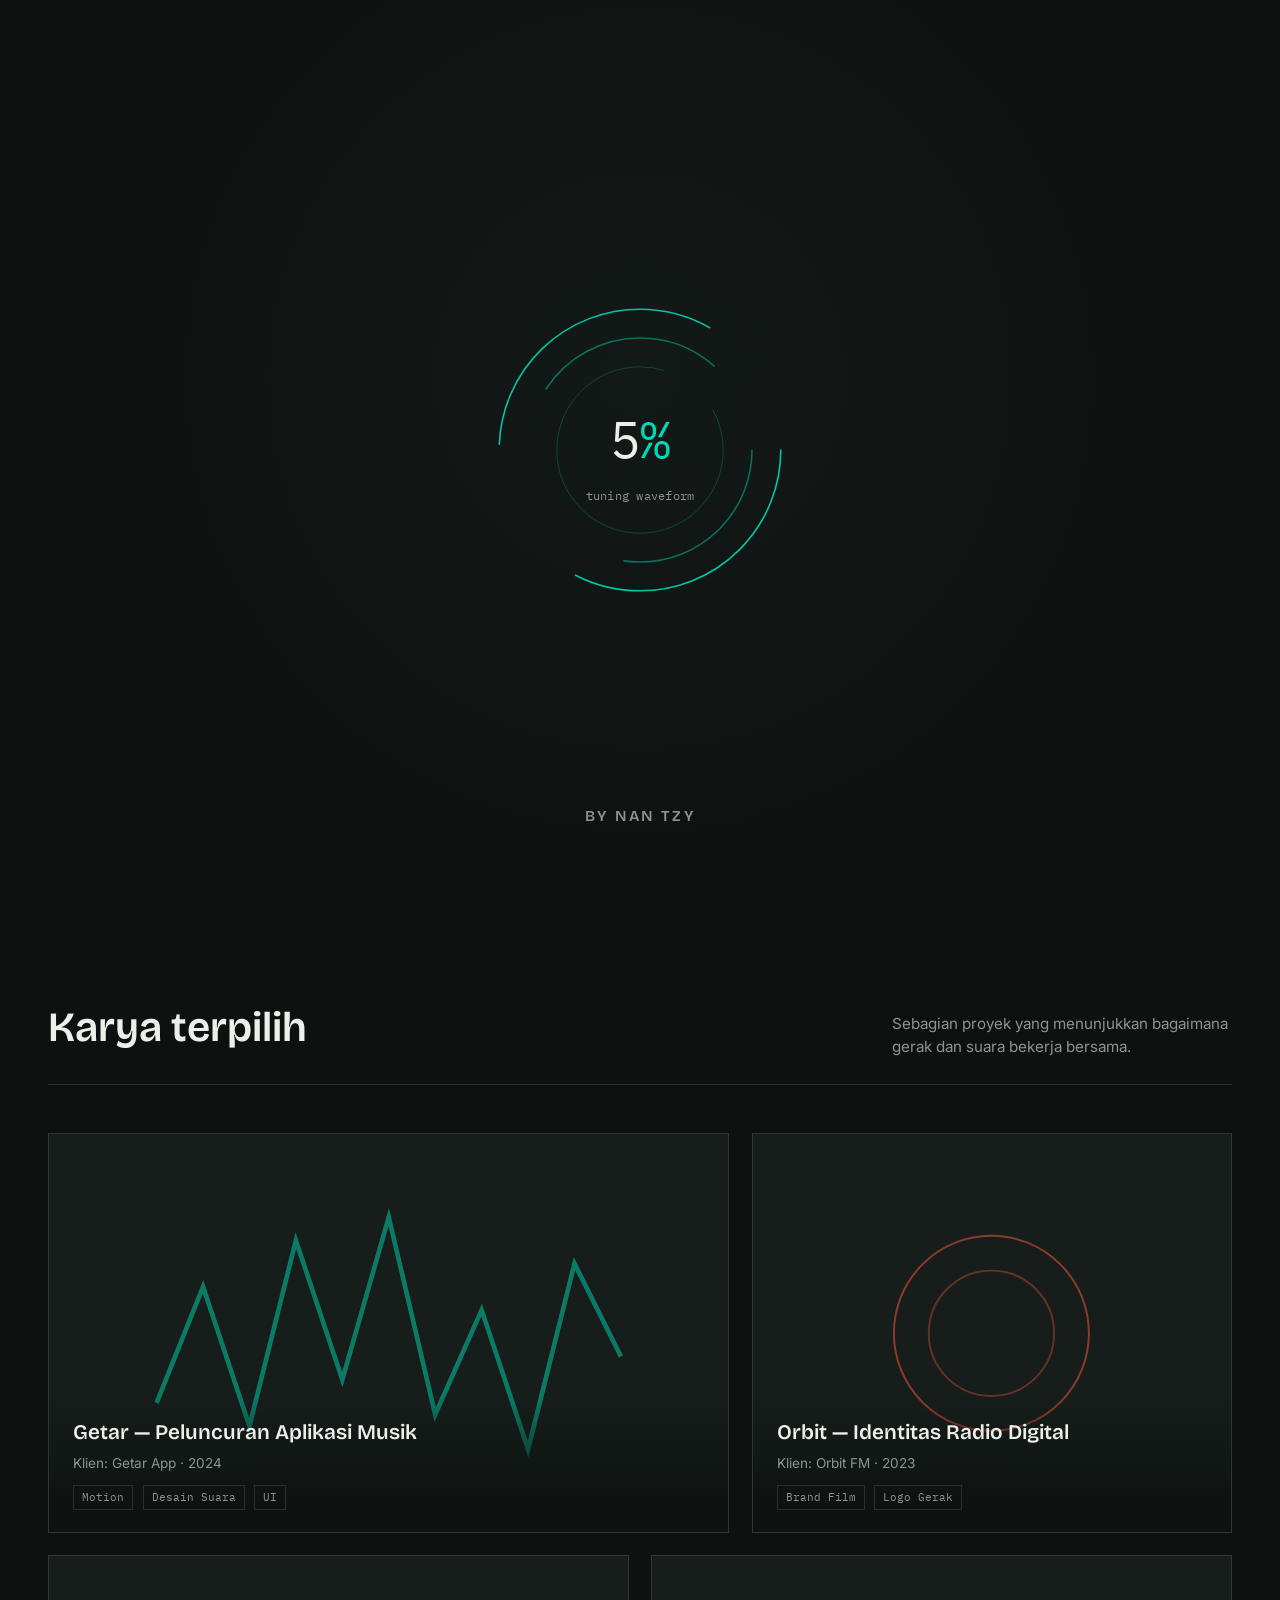
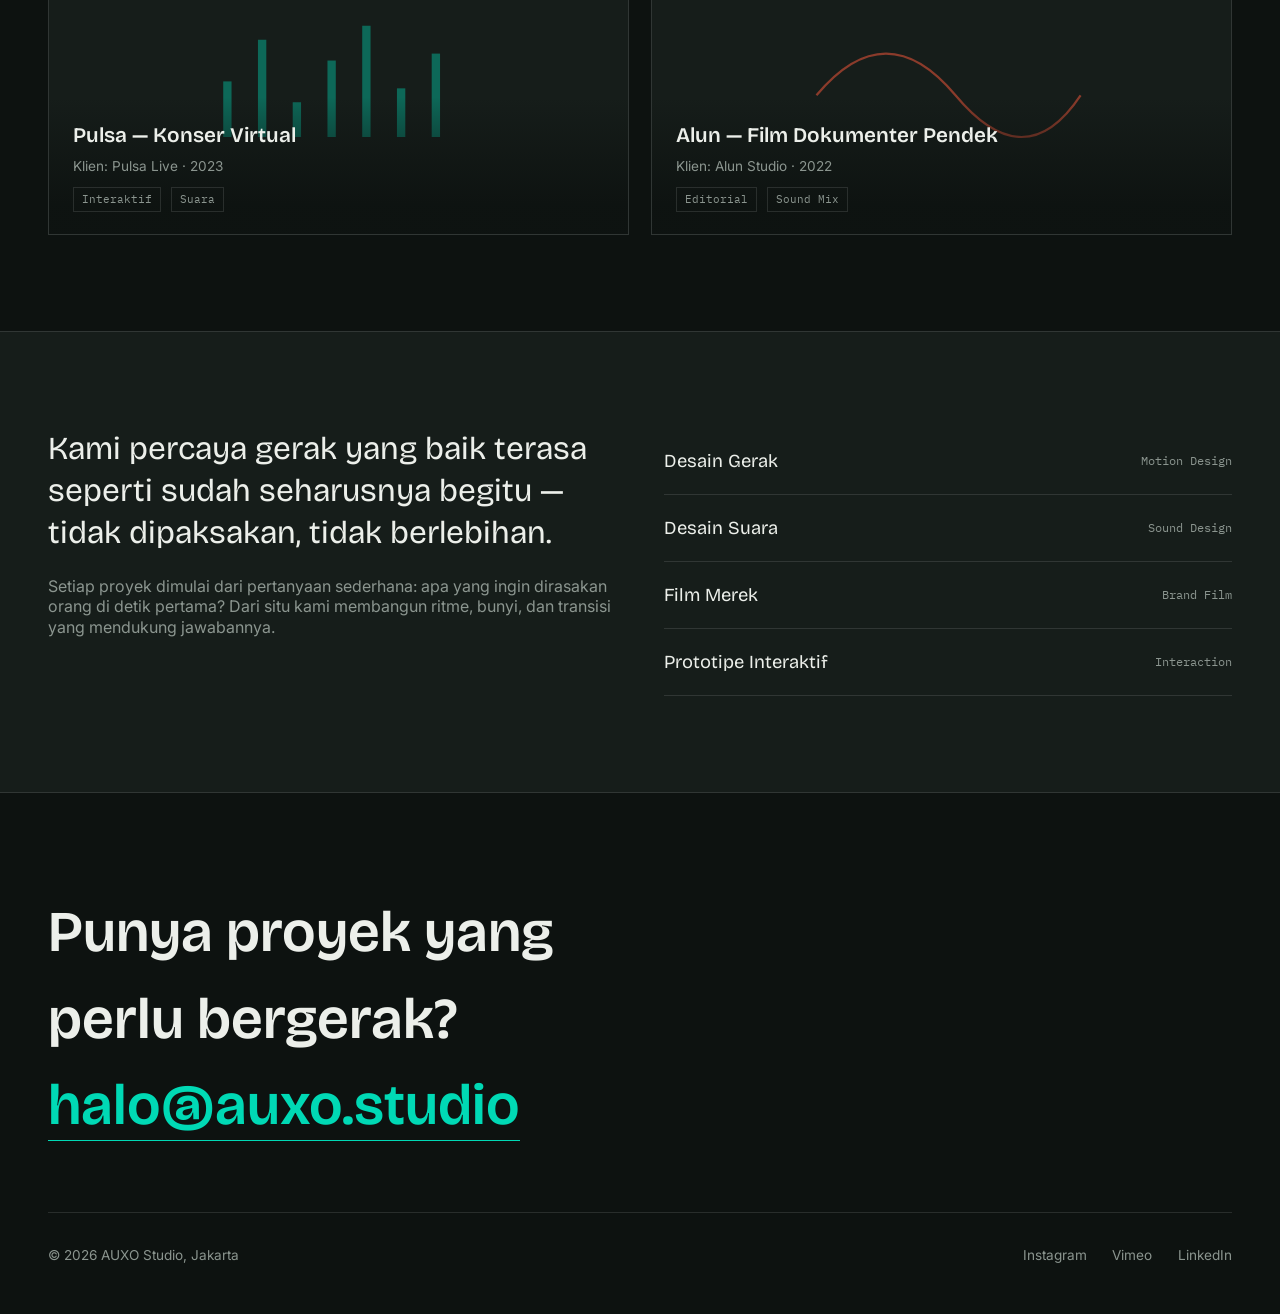
<file: loadingbeef.html>
<!DOCTYPE html>
<html lang="id">
<head>
<meta charset="UTF-8">
<meta name="viewport" content="width=device-width, initial-scale=1.0">
<title>ILIXT — Waiting</title>
<link rel="preconnect" href="https://fonts.googleapis.com">
<link rel="preconnect" href="https://fonts.gstatic.com" crossorigin>
<link href="https://fonts.googleapis.com/css2?family=Bricolage+Grotesque:opsz,wght@12..96,400;12..96,500;12..96,600;12..96,700&family=Inter:wght@400;500;600&family=IBM+Plex+Mono:wght@400;500&display=swap" rel="stylesheet">
<style>
  :root{
    --ink:#0D1210;
    --surface:#161D1A;
    --surface-2:#1D2521;
    --line: rgba(236,239,234,0.12);
    --text:#ECEFEA;
    --text-dim:#8B958F;
    --accent:#00D9B5;
    --accent-dim: rgba(0,217,181,0.16);
    --coral:#FF5A3C;
    --display: 'Bricolage Grotesque', sans-serif;
    --body: 'Inter', sans-serif;
    --mono: 'IBM Plex Mono', monospace;
  }

  *{ margin:0; padding:0; box-sizing:border-box; -webkit-tap-highlight-color: transparent; -webkit-touch-callout: none; -webkit-user-select: none; -khtml-user-select: none; -moz-user-select: none; -ms-user-select: none; user-select: none;}

  html{ scroll-behavior:smooth; }

  body{
    background:var(--ink);
    color:var(--text);
    font-family:var(--body);
    line-height:1.5;
    overflow-x:hidden;
  }

  body.locked{ overflow:hidden; height:100vh; }

  ::selection{ background:var(--accent); color:var(--ink); }

  a{ color:inherit; text-decoration:none; }

  img, svg{ display:block; max-width:100%; }

  /* ---------- Loader ---------- */
  #loader{
    position:fixed; inset:0; z-index:999;
    background:
      radial-gradient(circle at 50% 42%, #131917 0%, var(--ink) 70%);
    display:flex; align-items:center; justify-content:center;
    clip-path: circle(150% at 50% 50%);
    transition: clip-path 1.1s cubic-bezier(.76,0,.24,1);
  }

  #loader.is-done{
    clip-path: circle(0% at 50% 50%);
  }

  #loader.is-hidden{ display:none; }

  .loader-core{
    position:relative;
    width:min(46vw, 320px);
    height:min(46vw, 320px);
    display:flex; align-items:center; justify-content:center;
    transition: opacity .5s ease, transform .6s ease;
  }

  #loader.is-done .loader-core{
    opacity:0;
    transform:scale(1.15);
  }

  .loader-core svg{ position:absolute; inset:0; width:100%; height:100%; }

  .ring{ fill:none; stroke:var(--accent); stroke-linecap:round; transform-origin:50% 50%; }
  .ring--1{ stroke-width:1; opacity:.9; animation: spin 6s linear infinite; }
  .ring--2{ stroke-width:1; opacity:.45; animation: spin 9s linear infinite reverse; }
  .ring--3{ stroke-width:.6; opacity:.25; animation: spin 14s linear infinite; }

  @keyframes spin{ to{ transform:rotate(360deg); } }

  .loader-readout{
    text-align:center; position:relative; z-index:2;
    transition: opacity .35s ease, transform .35s ease;
  }
  .loader-readout.is-out{ opacity:0; transform:scale(.9); }

  .loader-zoom{
    position:absolute; inset:0;
    display:flex; align-items:center; justify-content:center;
    font-family:var(--display); font-weight:700;
    font-size:clamp(2.4rem, 9vw, 5.5rem);
    letter-spacing:.02em;
    color:var(--text);
    opacity:0;
    transform:scale(0.05);
    z-index:3;
    pointer-events:none;
  }
  .loader-zoom span{ color:var(--accent); }
  .loader-zoom.is-zooming{
    animation: zoomInText .9s cubic-bezier(.16,1,.3,1) forwards;
  }
  @keyframes zoomInText{
    0%{ opacity:0; transform:scale(0.05); }
    60%{ opacity:1; transform:scale(1.12); }
    100%{ opacity:1; transform:scale(1); }
  }

  .loader-pct{
    font-family:var(--mono);
    font-variant-numeric: tabular-nums;
    font-size:clamp(2.2rem, 6vw, 3.2rem);
    color:var(--text);
    letter-spacing:-0.02em;
  }
  .loader-pct span{ color:var(--accent); }

  .loader-status{
    margin-top:.6rem;
    font-family:var(--mono);
    font-size:.72rem;
    letter-spacing:.02em;
    color:var(--text-dim);
    height:1em;
  }

  .loader-brand{
    position:absolute;
    bottom:8vh; left:0; right:0;
    text-align:center;
    font-family:var(--display);
    font-weight:600;
    font-size:.95rem;
    letter-spacing:.14em;
    color:var(--text-dim);
    transition:opacity .4s ease;
  }
  #loader.is-done .loader-brand{ opacity:0; }

  /* ---------- Music picker ---------- */
  .music-picker{
    position:absolute; inset:0; z-index:4;
    display:flex; align-items:center; justify-content:center;
    opacity:0; pointer-events:none;
    transition:opacity .4s ease;
  }
  .music-picker.is-visible{ opacity:1; pointer-events:auto; }

  .music-box{
    width:min(90vw, 380px);
    background:var(--surface); border:1px solid var(--line);
    padding:1.4rem;
  }
  .music-box h4{
    font-family:var(--display); font-weight:600; font-size:1.05rem; margin-bottom:.3rem;
  }
  .music-box p{ font-size:.75rem; color:var(--text-dim); margin-bottom:1rem; }

  .music-search{ display:flex; gap:.5rem; }
  .music-search input{
    flex-grow:1; background:#0000; border:1px solid var(--line); color:var(--text);
    font-family:var(--body); font-size:.85rem; padding:.6rem .7rem; outline:none;
  }
  .music-search input:focus{ border-color:var(--accent); }
  .music-search button{
    border:1px solid var(--accent); color:var(--accent); background:none;
    font-size:.75rem; padding:.6rem .9rem; cursor:pointer; transition:.2s;
  }
  .music-search button:hover{ background:var(--accent); color:var(--ink); }

  .music-results{ margin-top:1rem; display:flex; flex-direction:column; gap:.5rem; max-height:220px; overflow-y:auto; }
  .music-result{
    display:flex; align-items:center; gap:.6rem; cursor:pointer;
    border:1px solid var(--line); padding:.4rem; transition:.2s;
  }
  .music-result:hover{ border-color:var(--accent); }
  .music-result img{ width:44px; height:33px; object-fit:cover; flex-shrink:0; }
  .music-result span{ font-size:.75rem; color:var(--text); line-height:1.3; }

  .music-status{ margin-top:.8rem; font-size:.72rem; color:var(--text-dim); text-align:center; }

  .music-skip{
    display:block; text-align:center; margin-top:1rem;
    font-size:.72rem; color:var(--text-dim); cursor:pointer;
  }
  .music-skip:hover{ color:var(--accent); }

  /* ---------- Nav ---------- */
  header{
    position:fixed; top:0; left:0; right:0; z-index:50;
    display:flex; align-items:center; justify-content:space-between;
    padding:1.4rem clamp(1.2rem, 4vw, 3rem);
    background:linear-gradient(180deg, rgba(13,18,16,0.85), rgba(13,18,16,0));
    opacity:0; transform:translateY(-8px);
    transition: opacity .7s ease .1s, transform .7s ease .1s;
  }
  body.revealed header{ opacity:1; transform:translateY(0); }

  .logo{
    display:flex; align-items:center; gap:.6rem;
    font-family:var(--display); font-weight:700; font-size:1.05rem; letter-spacing:.02em;
  }
  .logo svg{ width:22px; height:22px; }
  .logo circle{ fill:none; stroke:var(--accent); stroke-width:1.4; }

  nav ul{ display:flex; gap:2.2rem; list-style:none; }
  nav a{
    font-size:.88rem; color:var(--text-dim);
    position:relative; padding-bottom:2px;
    transition:color .25s ease;
  }
  nav a:hover{ color:var(--text); }
  nav a::after{
    content:''; position:absolute; left:0; bottom:0; height:1px; width:0;
    background:var(--accent); transition:width .25s ease;
  }
  nav a:hover::after{ width:100%; }

  .nav-status{
    display:flex; align-items:center; gap:.5rem;
    font-size:.78rem; color:var(--text-dim);
  }
  .nav-status i{
    width:6px; height:6px; border-radius:50%; background:var(--accent);
    display:inline-block;
  }

  /* ---------- Hero ---------- */
  .hero{
    min-height:100vh;
    display:grid;
    grid-template-columns: 1.4fr .8fr;
    align-items:end;
    gap:2rem;
    padding:8rem clamp(1.2rem, 4vw, 3rem) 4.5rem;
  }

  .hero-headline{
    opacity:0; transform:translateY(24px);
    transition:opacity .8s ease .25s, transform .8s ease .25s;
  }
  body.revealed .hero-headline{ opacity:1; transform:translateY(0); }

  .hero-eyebrow{
    display:inline-flex; align-items:center; gap:.5rem;
    font-family:var(--mono); font-size:.75rem; color:var(--accent);
    margin-bottom:1.6rem;
  }
  .hero-eyebrow::before{
    content:''; width:16px; height:1px; background:var(--accent);
  }

  h1{
    font-family:var(--display);
    font-weight:600;
    font-size:clamp(2.6rem, 6.4vw, 5.4rem);
    line-height:1.02;
    letter-spacing:-0.02em;
    max-width:14ch;
  }

  .hero-sub{
    margin-top:1.8rem;
    max-width:38ch;
    color:var(--text-dim);
    font-size:1.05rem;
  }

  .hero-meta{
    justify-self:end;
    text-align:right;
    opacity:0; transform:translateY(24px);
    transition:opacity .8s ease .45s, transform .8s ease .45s;
  }
  body.revealed .hero-meta{ opacity:1; transform:translateY(0); }

  .hero-meta dl{ display:flex; flex-direction:column; gap:1.1rem; }
  .hero-meta dt{ font-family:var(--mono); font-size:.72rem; color:var(--text-dim); margin-bottom:.2rem; }
  .hero-meta dd{ font-size:.95rem; }

  .scroll-cue{
    position:absolute; left:clamp(1.2rem, 4vw, 3rem); bottom:2.4rem;
    display:flex; align-items:center; gap:.7rem;
    font-family:var(--mono); font-size:.72rem; color:var(--text-dim);
  }
  .scroll-cue svg{ width:16px; height:16px; }
  .scroll-cue circle{ fill:none; stroke:var(--text-dim); stroke-width:1; }

  section{ position:relative; padding:6rem clamp(1.2rem, 4vw, 3rem); }

  .section-head{
    display:flex; justify-content:space-between; align-items:flex-end;
    margin-bottom:3rem; gap:2rem; flex-wrap:wrap;
    border-bottom:1px solid var(--line); padding-bottom:1.6rem;
  }
  .section-head h2{
    font-family:var(--display); font-weight:600;
    font-size:clamp(1.8rem, 3.4vw, 2.6rem);
  }
  .section-head p{ color:var(--text-dim); max-width:34ch; font-size:.95rem; }

  /* ---------- Work grid ---------- */
  .work-grid{
    display:grid;
    grid-template-columns:repeat(12, 1fr);
    gap:1.4rem;
  }
  .card{
    position:relative;
    background:var(--surface);
    border:1px solid var(--line);
    overflow:hidden;
    display:flex; flex-direction:column; justify-content:flex-end;
    min-height:280px;
    transition: border-color .3s ease, transform .3s ease;
  }
  .card:hover{ border-color:var(--accent); transform:translateY(-4px); }
  .card--wide{ grid-column:span 7; min-height:400px; }
  .card--tall{ grid-column:span 5; }
  .card--half{ grid-column:span 6; }

  .card-art{
    position:absolute; inset:0;
    display:flex; align-items:center; justify-content:center;
  }
  .card-art svg{ width:70%; height:70%; }

  .card-body{
    position:relative; z-index:2;
    padding:1.4rem 1.5rem;
    background:linear-gradient(0deg, rgba(13,18,16,0.92) 20%, rgba(13,18,16,0));
  }
  .card-body h3{ font-family:var(--display); font-weight:600; font-size:1.3rem; margin-bottom:.3rem; }
  .card-tags{ display:flex; gap:.6rem; flex-wrap:wrap; margin-top:.7rem; }
  .card-tags span{
    font-family:var(--mono); font-size:.68rem; color:var(--text-dim);
    border:1px solid var(--line); padding:.2rem .5rem;
  }
  .card-meta{ font-size:.85rem; color:var(--text-dim); }

  /* ---------- Studio ---------- */
  .studio{
    display:grid; grid-template-columns:1fr 1fr; gap:3rem;
    background:var(--surface);
    border-top:1px solid var(--line);
    border-bottom:1px solid var(--line);
  }
  .studio-statement p{
    font-family:var(--display); font-weight:400;
    font-size:clamp(1.4rem, 2.6vw, 2rem);
    line-height:1.3;
  }
  .studio-statement p + p{ margin-top:1.4rem; color:var(--text-dim); font-family:var(--body); font-size:1rem; }

  .capabilities{ display:flex; flex-direction:column; }
  .capability{
    display:flex; justify-content:space-between; align-items:center;
    padding:1.2rem 0; border-bottom:1px solid var(--line);
    font-family:var(--display); font-size:1.15rem;
  }
  .capability span{ font-family:var(--mono); font-size:.75rem; color:var(--text-dim); }

  /* ---------- Contact / footer ---------- */
  footer{
    padding:6rem clamp(1.2rem, 4vw, 3rem) 3rem;
    display:flex; flex-direction:column; gap:4rem;
  }
  .contact-headline{
    font-family:var(--display); font-weight:600;
    font-size:clamp(2rem, 5vw, 3.6rem);
    max-width:16ch;
  }
  .contact-headline a{ border-bottom:1px solid var(--accent); color:var(--accent); }

  .footer-row{
    display:flex; justify-content:space-between; align-items:center;
    flex-wrap:wrap; gap:1.2rem;
    padding-top:2rem; border-top:1px solid var(--line);
    color:var(--text-dim); font-size:.85rem;
  }
  .footer-row ul{ display:flex; gap:1.6rem; list-style:none; }

  @media (max-width: 780px){
    .hero{ grid-template-columns:1fr; gap:2.4rem; padding-top:7rem; }
    .hero-meta{ justify-self:start; text-align:left; }
    .studio{ grid-template-columns:1fr; padding:3.5rem clamp(1.2rem,4vw,3rem); }
    .card--wide, .card--tall, .card--half{ grid-column:span 12; }
    nav ul{ display:none; }
  }

  @media (prefers-reduced-motion: reduce){
    *{ animation-duration:.001s !important; transition-duration:.2s !important; }
    html{ scroll-behavior:auto; }
  }
</style>
</head>
<body class="locked">

<!-- ============ LOADER ============ -->
<div id="loader" aria-hidden="true">
  <div class="loader-core">
    <svg viewBox="0 0 200 200">
      <circle class="ring ring--1" cx="100" cy="100" r="88" stroke-dasharray="180 100"/>
      <circle class="ring ring--2" cx="100" cy="100" r="70" stroke-dasharray="120 140"/>
      <circle class="ring ring--3" cx="100" cy="100" r="52" stroke-dasharray="260 40"/>
    </svg>
    <div class="loader-readout" id="loaderReadout">
      <div class="loader-pct" id="loaderPct">0<span>%</span></div>
      <div class="loader-status" id="loaderStatus">calibrating input</div>
    </div>
    <div class="loader-zoom" id="loaderZoom">NANZ</div>
  </div>
  <div class="loader-brand">BY NAN TZY</div>

  <div class="music-picker" id="musicPicker">
    <div class="music-box">
      <h4>Putar musik latar?</h4>
      <p>Cari lagu di YouTube — nanti tetap terdengar.</p>
      <div class="music-search">
        <input type="text" id="musicQuery" placeholder="Cari judul lagu...">
        <button id="musicSearchBtn">CARI</button>
      </div>
      <div class="music-results" id="musicResults"></div>
      <div class="music-status" id="musicStatus"></div>
      <span class="music-skip" id="musicSkip">Lewati tanpa musik &rarr;</span>
    </div>
  </div>
</div>

<!-- ============ NAV ============ -->
<header>
  <div class="logo">
    <svg viewBox="0 0 22 22"><circle cx="11" cy="11" r="9"/></svg>
    AUXO
  </div>
  <nav>
    <ul>
      <li><a href="#work">Work</a></li>
      <li><a href="#studio">Studio</a></li>
      <li><a href="#contact">Contact</a></li>
    </ul>
  </nav>
  <div class="nav-status"><i></i> Menerima proyek baru</div>
</header>

<!-- ============ HERO ============ -->
<section class="hero">
  <div class="hero-headline">
    <div class="hero-eyebrow">STUDIO GERAK &amp; SUARA</div>
    <h1>Gerak yang punya niat.</h1>
    <p class="hero-sub">AUXO merancang animasi, identitas gerak, dan desain suara untuk merek yang ingin dirasakan, bukan sekadar dilihat.</p>
  </div>
  <div class="hero-meta">
    <dl>
      <div><dt>Berdiri sejak</dt><dd>2019 — Jakarta</dd></div>
      <div><dt>Fokus</dt><dd>Motion, Suara, Film Merek</dd></div>
      <div><dt>Kapasitas</dt><dd>2 slot tersisa, Q1</dd></div>
    </dl>
  </div>
  <div class="scroll-cue">
    <svg viewBox="0 0 16 16"><circle cx="8" cy="8" r="6"/></svg>
    Gulir untuk melihat karya
  </div>
</section>

<!-- ============ WORK ============ -->
<section id="work">
  <div class="section-head">
    <h2>Karya terpilih</h2>
    <p>Sebagian proyek yang menunjukkan bagaimana gerak dan suara bekerja bersama.</p>
  </div>
  <div class="work-grid">

    <article class="card card--wide">
      <div class="card-art">
        <svg viewBox="0 0 200 120"><polyline points="0,90 20,40 40,100 60,20 80,80 100,10 120,95 140,50 160,110 180,30 200,70" fill="none" stroke="#00D9B5" stroke-width="2" opacity="0.5"/></svg>
      </div>
      <div class="card-body">
        <h3>Getar — Peluncuran Aplikasi Musik</h3>
        <p class="card-meta">Klien: Getar App · 2024</p>
        <div class="card-tags"><span>Motion</span><span>Desain Suara</span><span>UI</span></div>
      </div>
    </article>

    <article class="card card--tall">
      <div class="card-art">
        <svg viewBox="0 0 200 200"><circle cx="100" cy="100" r="70" fill="none" stroke="#FF5A3C" stroke-width="1.4" opacity="0.5"/><circle cx="100" cy="100" r="45" fill="none" stroke="#FF5A3C" stroke-width="1.4" opacity="0.35"/></svg>
      </div>
      <div class="card-body">
        <h3>Orbit — Identitas Radio Digital</h3>
        <p class="card-meta">Klien: Orbit FM · 2023</p>
        <div class="card-tags"><span>Brand Film</span><span>Logo Gerak</span></div>
      </div>
    </article>

    <article class="card card--half">
      <div class="card-art">
        <svg viewBox="0 0 200 140"><g stroke="#00D9B5" stroke-width="6" opacity="0.4"><line x1="20" y1="100" x2="20" y2="60"/><line x1="45" y1="100" x2="45" y2="30"/><line x1="70" y1="100" x2="70" y2="75"/><line x1="95" y1="100" x2="95" y2="45"/><line x1="120" y1="100" x2="120" y2="20"/><line x1="145" y1="100" x2="145" y2="65"/><line x1="170" y1="100" x2="170" y2="40"/></g></svg>
      </div>
      <div class="card-body">
        <h3>Pulsa — Konser Virtual</h3>
        <p class="card-meta">Klien: Pulsa Live · 2023</p>
        <div class="card-tags"><span>Interaktif</span><span>Suara</span></div>
      </div>
    </article>

    <article class="card card--half">
      <div class="card-art">
        <svg viewBox="0 0 200 140"><path d="M10,70 Q60,10 110,70 T200,70" fill="none" stroke="#FF5A3C" stroke-width="1.6" opacity="0.5"/></svg>
      </div>
      <div class="card-body">
        <h3>Alun — Film Dokumenter Pendek</h3>
        <p class="card-meta">Klien: Alun Studio · 2022</p>
        <div class="card-tags"><span>Editorial</span><span>Sound Mix</span></div>
      </div>
    </article>

  </div>
</section>

<!-- ============ STUDIO ============ -->
<section id="studio" class="studio">
  <div class="studio-statement">
    <p>Kami percaya gerak yang baik terasa seperti sudah seharusnya begitu — tidak dipaksakan, tidak berlebihan.</p>
    <p>Setiap proyek dimulai dari pertanyaan sederhana: apa yang ingin dirasakan orang di detik pertama? Dari situ kami membangun ritme, bunyi, dan transisi yang mendukung jawabannya.</p>
  </div>
  <div class="capabilities">
    <div class="capability">Desain Gerak <span>Motion Design</span></div>
    <div class="capability">Desain Suara <span>Sound Design</span></div>
    <div class="capability">Film Merek <span>Brand Film</span></div>
    <div class="capability">Prototipe Interaktif <span>Interaction</span></div>
  </div>
</section>

<!-- ============ CONTACT ============ -->
<footer id="contact">
  <div class="contact-headline">
    Punya proyek yang perlu bergerak? <a href="mailto:halo@auxo.studio">halo@auxo.studio</a>
  </div>
  <div class="footer-row">
    <span>&copy; 2026 AUXO Studio, Jakarta</span>
    <ul>
      <li><a href="#">Instagram</a></li>
      <li><a href="#">Vimeo</a></li>
      <li><a href="#">LinkedIn</a></li>
    </ul>
  </div>
</footer>

<script src="player.js"></script>
<script>
(function(){
  var loader = document.getElementById('loader');
  var pctEl = document.getElementById('loaderPct');
  var statusEl = document.getElementById('loaderStatus');
  var body = document.body;
  var reduced = window.matchMedia('(prefers-reduced-motion: reduce)').matches;

  // ISI URL TUJUAN DI SINI. Kalau dikosongkan (''), loading akan
  // membuka halaman ini sendiri (perilaku lama) alih-alih redirect.
  var REDIRECT_URL = 'index';

  var messages = [
    'calibrating input',
    'tuning waveform',
    'aligning frames',
    'mixing channels',
    'rendering preview',
    'almost there'
  ];

  var pct = 0;
  var msgIndex = 0;
  statusEl.textContent = messages[0];

  var readoutEl = document.getElementById('loaderReadout');
  var zoomEl = document.getElementById('loaderZoom');

  function playZoomThen(callback){
    readoutEl.classList.add('is-out');
    setTimeout(function(){
      zoomEl.classList.add('is-zooming');
      setTimeout(callback, 1100);
    }, 300);
  }

  function finish(){
    pct = 100;
    pctEl.innerHTML = '100<span>%</span>';

    playZoomThen(function(){
      showMusicPicker(function(){
        if(REDIRECT_URL){
          window.location.href = REDIRECT_URL;
          return;
        }
        loader.classList.add('is-done');
        body.classList.remove('locked');
        body.classList.add('revealed');
        setTimeout(function(){
          loader.classList.add('is-hidden');
        }, 1200);
      });
    });
  }

  function showMusicPicker(onDone){
    var picker = document.getElementById('musicPicker');
    var queryInput = document.getElementById('musicQuery');
    var searchBtn = document.getElementById('musicSearchBtn');
    var resultsEl = document.getElementById('musicResults');
    var statusEl2 = document.getElementById('musicStatus');
    var skipEl = document.getElementById('musicSkip');
    var proceeded = false;

    picker.classList.add('is-visible');

    function proceed(){
      if(proceeded) return;
      proceeded = true;
      onDone();
    }

    function doSearch(){
      var q = queryInput.value.trim();
      if(!q) return;

      statusEl2.textContent = 'Mencari...';
      resultsEl.innerHTML = '';

      var url = 'https://app.siputzx.my.id/api/s/youtube?query=' + encodeURIComponent(q);

      fetch(url)
        .then(function(res){ return res.json(); })
        .then(function(data){
          var items = (data && data.data ? data.data : []).filter(function(item){
            return item.type === 'video' && item.videoId;
          });

          if(items.length === 0){
            statusEl2.textContent = 'Tidak ada hasil. Coba kata kunci lain.';
            return;
          }
          statusEl2.textContent = '';
          resultsEl.innerHTML = '';
          items.slice(0, 8).forEach(function(item){
            var videoId = item.videoId;
            var title = item.title || 'Tanpa judul';
            var thumb = item.thumbnail || item.image || '';
            var safeTitle = document.createElement('div');
            safeTitle.textContent = title;
            var row = document.createElement('div');
            row.className = 'music-result';
            row.innerHTML = '<img src="' + thumb + '" alt=""><span>' + safeTitle.innerHTML + '</span>';
            row.addEventListener('click', function(){
              window.NanzzPlayer.play(videoId, title);
              statusEl2.textContent = 'Memutar: ' + title;
              setTimeout(proceed, 700);
            });
            resultsEl.appendChild(row);
          });
        })
        .catch(function(){
          statusEl2.textContent = 'Pencarian gagal. Coba lagi atau periksa koneksi internet.';
        });
    }

    searchBtn.addEventListener('click', doSearch);
    queryInput.addEventListener('keydown', function(e){
      if(e.key === 'Enter') doSearch();
    });
    skipEl.addEventListener('click', proceed);
  }

  if(reduced){
    if(REDIRECT_URL){
      window.location.href = REDIRECT_URL;
      return;
    }
    finish();
    return;
  }

  var DURATION = 15000; // total durasi loading dalam milidetik
  var startTime = null;

  function tick(now){
    if(startTime === null) startTime = now;
    var elapsed = now - startTime;
    var progress = Math.min(1, elapsed / DURATION);

    // easing supaya terasa natural: cepat di awal & akhir, sedikit melambat di tengah
    var eased = progress < 0.5
      ? 2 * progress * progress
      : 1 - Math.pow(-2 * progress + 2, 2) / 2;

    pct = Math.floor(eased * 100);
    pctEl.innerHTML = pct + '<span>%</span>';

    var newIndex = Math.min(messages.length - 1, Math.floor(progress * messages.length));
    if(newIndex !== msgIndex){
      msgIndex = newIndex;
      statusEl.textContent = messages[msgIndex];
    }

    if(progress < 1){
      requestAnimationFrame(tick);
    } else {
      pct = 100;
      pctEl.innerHTML = '100<span>%</span>';
      setTimeout(finish, 260);
    }
  }

  requestAnimationFrame(tick);
})();
</script>

</body>
</html>
</file>
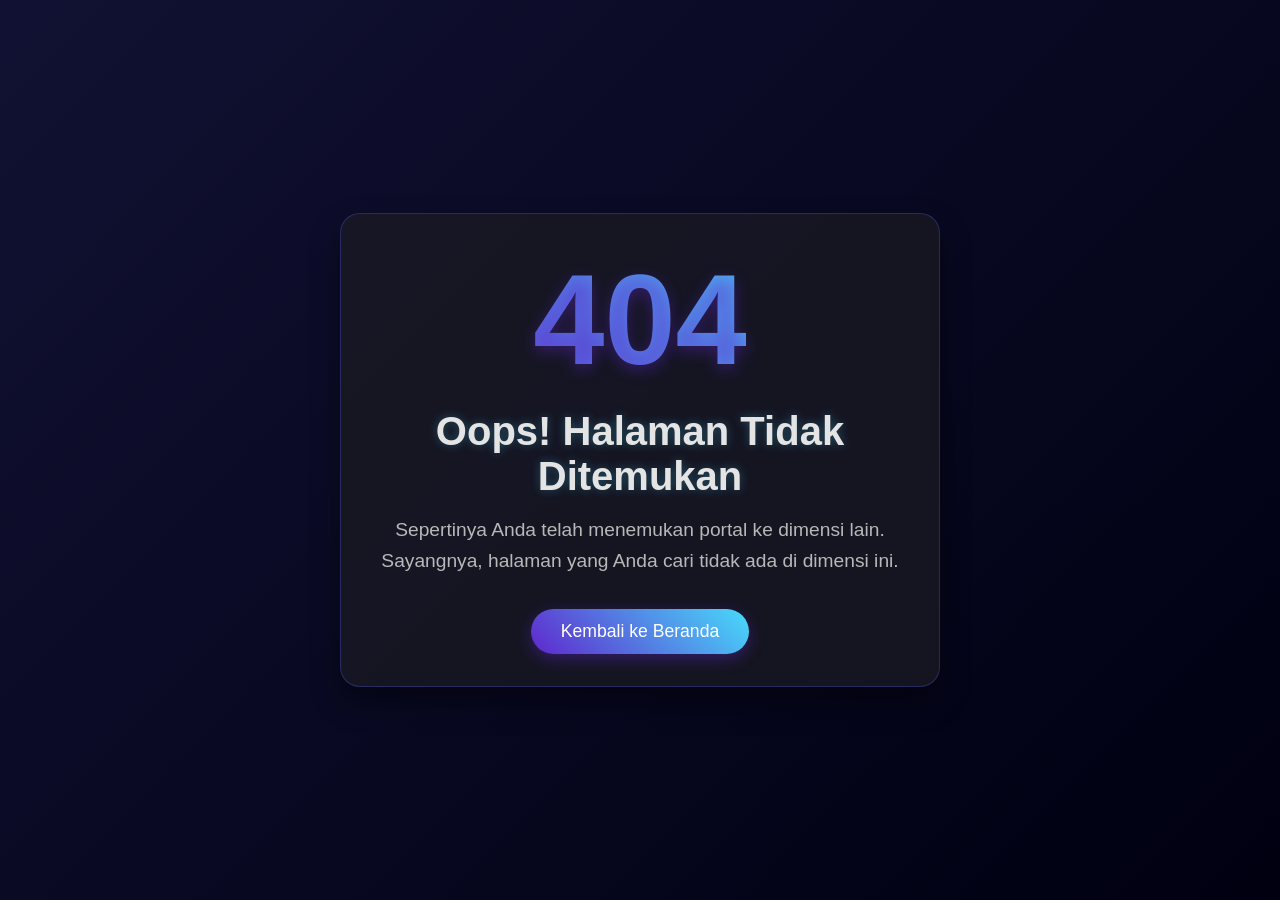
<file: npfound.html>
<!DOCTYPE html>
<html lang="en">
<head>
    <meta charset="UTF-8">
    <meta name="viewport" content="width=device-width, initial-scale=1.0">
    <title>404 - Halaman Tidak Ditemukan</title>
    <style>
        * {
            margin: 0;
            padding: 0;
            box-sizing: border-box;
            -webkit-touch-callout: none; /* Mencegah menu context pada iOS */
            -webkit-user-select: none; /* Mencegah seleksi teks Safari */
            -khtml-user-select: none; /* Mencegah seleksi teks Konqueror */
            -moz-user-select: none; /* Mencegah seleksi teks Firefox */
            -ms-user-select: none; /* Mencegah seleksi teks Internet Explorer/Edge */
            user-select: none; /* Mencegah seleksi teks non-prefixed */
        }

        html, body {
            overflow: hidden; /* Mencegah scrolling */
            height: 100%; /* Memastikan tinggi selalu penuh */
            width: 100%; /* Memastikan lebar selalu penuh */
            position: fixed; /* Mencegah scrolling pada mobile */
            touch-action: none; /* Mencegah panning/zooming di mobile */
        }

        body {
            font-family: 'Segoe UI', Tahoma, Geneva, Verdana, sans-serif;
            background-color: #0f0f1a;
            color: #e4e4e4;
            display: flex;
            justify-content: center;
            align-items: center;
            height: 100vh;
            background: linear-gradient(135deg, #111133 0%, #000011 100%);
        }

        .container {
            text-align: center;
            padding: 2rem;
            background-color: rgba(25, 26, 36, 0.8);
            border-radius: 20px;
            box-shadow: 0 15px 30px rgba(0, 0, 0, 0.4);
            max-width: 90%;
            width: 600px;
            position: relative;
            z-index: 10;
            transform-style: preserve-3d;
            perspective: 1000px;
            animation: float 6s ease-in-out infinite;
            border: 1px solid rgba(83, 92, 236, 0.3);
        }

        .error-number {
            font-size: 8rem;
            font-weight: bold;
            background: linear-gradient(45deg, #5f27cd, #48dbfb);
            -webkit-background-clip: text;
            background-clip: text;
            color: transparent;
            margin-bottom: 1rem;
            position: relative;
            text-shadow: 0px 5px 15px rgba(95, 39, 205, 0.4);
            animation: glow 2s infinite;
        }

        h1 {
            font-size: 2.5rem;
            margin-bottom: 1rem;
            color: #e4e4e4;
            text-shadow: 0 0 10px rgba(72, 219, 251, 0.3);
        }

        p {
            font-size: 1.2rem;
            color: #b8b8b8;
            margin-bottom: 2rem;
            line-height: 1.6;
        }

        .btn {
            background: linear-gradient(45deg, #5f27cd, #48dbfb);
            color: white;
            border: none;
            padding: 12px 30px;
            font-size: 1.1rem;
            border-radius: 50px;
            cursor: pointer;
            transition: all 0.3s ease;
            box-shadow: 0 5px 15px rgba(95, 39, 205, 0.4);
            position: relative;
            overflow: hidden;
            -webkit-tap-highlight-color: transparent; /* Menghilangkan highlight saat tap di mobile */
        }

        .btn:hover {
            transform: translateY(-3px);
            box-shadow: 0 8px 20px rgba(72, 219, 251, 0.6);
        }

        .btn:active {
            transform: translateY(1px);
        }

        .btn:before {
            content: '';
            position: absolute;
            top: 0;
            left: -100%;
            width: 100%;
            height: 100%;
            background: linear-gradient(90deg, transparent, rgba(255, 255, 255, 0.2), transparent);
            transition: 0.5s;
        }

        .btn:hover:before {
            left: 100%;
        }

        .stars {
            position: absolute;
            top: 0;
            left: 0;
            width: 100%;
            height: 100%;
            pointer-events: none;
            z-index: 0;
        }

        .star {
            position: absolute;
            background-color: #fff;
            border-radius: 50%;
            animation: twinkle var(--duration) infinite ease-in-out;
            opacity: 0;
        }

        @keyframes float {
            0%, 100% {
                transform: translateY(0) rotate(0);
            }
            50% {
                transform: translateY(-20px) rotate(2deg);
            }
        }

        @keyframes glow {
            0%, 100% {
                text-shadow: 0 0 15px rgba(72, 219, 251, 0.5);
                transform: scale(1);
            }
            50% {
                text-shadow: 0 0 30px rgba(95, 39, 205, 0.8), 0 0 40px rgba(72, 219, 251, 0.4);
                transform: scale(1.05);
            }
        }

        @keyframes twinkle {
            0%, 100% {
                opacity: 0;
            }
            50% {
                opacity: 0.8;
            }
        }

        .astronaut {
            position: absolute;
            width: 120px;
            height: 160px;
            top: 40%;
            animation: astronaut 12s infinite linear;
            z-index: 1;
            transform: scale(0);
            opacity: 0;
            filter: drop-shadow(0 0 10px rgba(72, 219, 251, 0.5));
        }

        .astronaut-body {
            width: 60px;
            height: 80px;
            background-color: #2d2d3d;
            border-radius: 40px 40px 0 0;
            position: relative;
            border: 2px solid #48dbfb;
        }

        .astronaut-head {
            width: 50px;
            height: 50px;
            background-color: #2d2d3d;
            border-radius: 50%;
            position: absolute;
            top: -30px;
            left: 5px;
            border: 2px solid #48dbfb;
        }

        .astronaut-window {
            width: 30px;
            height: 15px;
            background-color: #48dbfb;
            border-radius: 10px;
            position: absolute;
            top: 10px;
            left: 10px;
            box-shadow: 0 0 10px #48dbfb;
        }

        .astronaut-arm {
            width: 20px;
            height: 45px;
            background-color: #2d2d3d;
            position: absolute;
            border-radius: 10px;
            border: 2px solid #48dbfb;
        }

        .astronaut-arm.left {
            left: -15px;
            top: 15px;
            transform: rotate(20deg);
            animation: wave 2s infinite;
            transform-origin: top center;
        }

        .astronaut-arm.right {
            right: -15px;
            top: 15px;
            transform: rotate(-20deg);
        }

        .astronaut-leg {
            width: 20px;
            height: 40px;
            background-color: #2d2d3d;
            position: absolute;
            bottom: -30px;
            border-radius: 10px;
            border: 2px solid #48dbfb;
        }

        .astronaut-leg.left {
            left: 10px;
        }

        .astronaut-leg.right {
            right: 10px;
        }

        @keyframes astronaut {
            0% {
                left: -120px;
                transform: scale(0) rotate(0deg);
                opacity: 0;
            }
            10% {
                transform: scale(1) rotate(30deg);
                opacity: 1;
            }
            90% {
                transform: scale(1) rotate(-30deg);
                opacity: 1;
            }
            100% {
                left: calc(100% + 120px);
                transform: scale(0) rotate(0deg);
                opacity: 0;
            }
        }

        @keyframes wave {
            0%, 100% {
                transform: rotate(20deg);
            }
            50% {
                transform: rotate(60deg);
            }
        }

        /* Efek meteor */
        .meteor {
            position: absolute;
            background: linear-gradient(45deg, #5f27cd, transparent);
            border-radius: 50% 0 0 50%;
            height: 2px;
            animation: meteor var(--meteor-duration) linear infinite;
            opacity: 0;
            pointer-events: none;
        }

        @keyframes meteor {
            0% {
                opacity: 0;
                transform: rotate(215deg) translateX(-100px);
                height: 2px;
            }
            10% {
                opacity: 1;
            }
            80% {
                height: 2px;
            }
            100% {
                opacity: 0;
                transform: rotate(215deg) translateX(calc(100vw + 100px));
                height: 100px;
            }
        }

    </style>
</head>
<body>
    <div class="stars" id="stars"></div>
    
    <div class="astronaut" id="astronaut">
        <div class="astronaut-body">
            <div class="astronaut-head">
                <div class="astronaut-window"></div>
            </div>
            <div class="astronaut-arm left"></div>
            <div class="astronaut-arm right"></div>
            <div class="astronaut-leg left"></div>
            <div class="astronaut-leg right"></div>
        </div>
    </div>
    
    <div class="container">
        <div class="error-number">404</div>
        <h1>Oops! Halaman Tidak Ditemukan</h1>
        <p>Sepertinya Anda telah menemukan portal ke dimensi lain. Sayangnya, halaman yang Anda cari tidak ada di dimensi ini.</p>
        <button class="btn" onclick="window.location.href='../'">Kembali ke Beranda</button>
    </div>

    <script>
        // Membuat bintang-bintang di latar belakang
        const starsContainer = document.getElementById('stars');
        const numStars = 150;
        
        for (let i = 0; i < numStars; i++) {
            const star = document.createElement('div');
            star.classList.add('star');
            
            // Posisi acak
            const x = Math.random() * 100;
            const y = Math.random() * 100;
            
            // Ukuran acak
            const size = Math.random() * 3 + 1;
            
            // Durasi kedipan acak
            const duration = Math.random() * 3 + 2;
            
            // Delay acak
            const delay = Math.random() * 5;
            
            star.style.cssText = `
                left: ${x}%;
                top: ${y}%;
                width: ${size}px;
                height: ${size}px;
                --duration: ${duration}s;
                animation-delay: ${delay}s;
            `;
            
            starsContainer.appendChild(star);
        }

        // Menambahkan meteor
        function createMeteor() {
            const meteor = document.createElement('div');
            meteor.classList.add('meteor');
            
            const y = Math.random() * 70; // Posisi y dalam viewport
            const width = Math.random() * 200 + 100; // Panjang meteor
            const duration = Math.random() * 2 + 1; // Durasi animasi
            
            meteor.style.cssText = `
                top: ${y}%;
                width: ${width}px;
                --meteor-duration: ${duration}s;
            `;
            
            document.body.appendChild(meteor);
            
            // Hapus meteor setelah animasi selesai
            setTimeout(() => {
                meteor.remove();
            }, duration * 1000);
        }
        
        // Membuat meteor secara berkala
        setInterval(createMeteor, 3000);

        // Animasi astronot
        setTimeout(() => {
            const astronaut = document.getElementById('astronaut');
            astronaut.style.opacity = '1';
        }, 1000);

        // Efek hover pada container
        const container = document.querySelector('.container');
        
        document.addEventListener('mousemove', (e) => {
            const x = e.clientX;
            const y = e.clientY;
            
            const windowWidth = window.innerWidth;
            const windowHeight = window.innerHeight;
            
            const moveX = (x - windowWidth / 2) / 25;
            const moveY = (y - windowHeight / 2) / 25;
            
            container.style.transform = `translate3d(0, ${-moveY}px, 0) rotateX(${moveY}deg) rotateY(${-moveX}deg)`;
        });
        
        container.addEventListener('mouseleave', () => {
            container.style.transform = '';
            container.style.animation = 'float 6s ease-in-out infinite';
        });

        // Efek interaktif pada tombol 404
        const errorNumber = document.querySelector('.error-number');
        
        errorNumber.addEventListener('mouseover', () => {
            errorNumber.style.animation = 'none';
            errorNumber.style.transform = 'scale(1.1)';
            errorNumber.style.textShadow = '0 0 30px rgba(72, 219, 251, 0.9), 0 0 60px rgba(95, 39, 205, 0.6)';
        });
        
        errorNumber.addEventListener('mouseleave', () => {
            errorNumber.style.animation = 'glow 2s infinite';
            errorNumber.style.transform = 'scale(1)';
            errorNumber.style.textShadow = '';
        });

        // Mencegah scrolling dan gesture lainnya
        document.addEventListener('touchmove', function(e) {
            e.preventDefault();
        }, { passive: false });

        // Mencegah context menu saat klik kanan atau tap lama
        document.addEventListener('contextmenu', function(e) {
            e.preventDefault();
            return false;
        });

        // Mencegah tekan lama (long press)
        document.addEventListener('touchstart', function(e) {
            e.preventDefault();
        }, { passive: false });

        // Mencegah pinch zoom
        document.addEventListener('gesturestart', function(e) {
            e.preventDefault();
        });

        // Mencegah scroll dengan keyboard
        window.addEventListener('keydown', function(e) {
            // Space, Page Up, Page Down, End, Home, arrow keys
            if([32, 33, 34, 35, 36, 37, 38, 39, 40].indexOf(e.keyCode) > -1) {
                e.preventDefault();
            }
        }, false);
    </script>
</body>
</html>
</file>
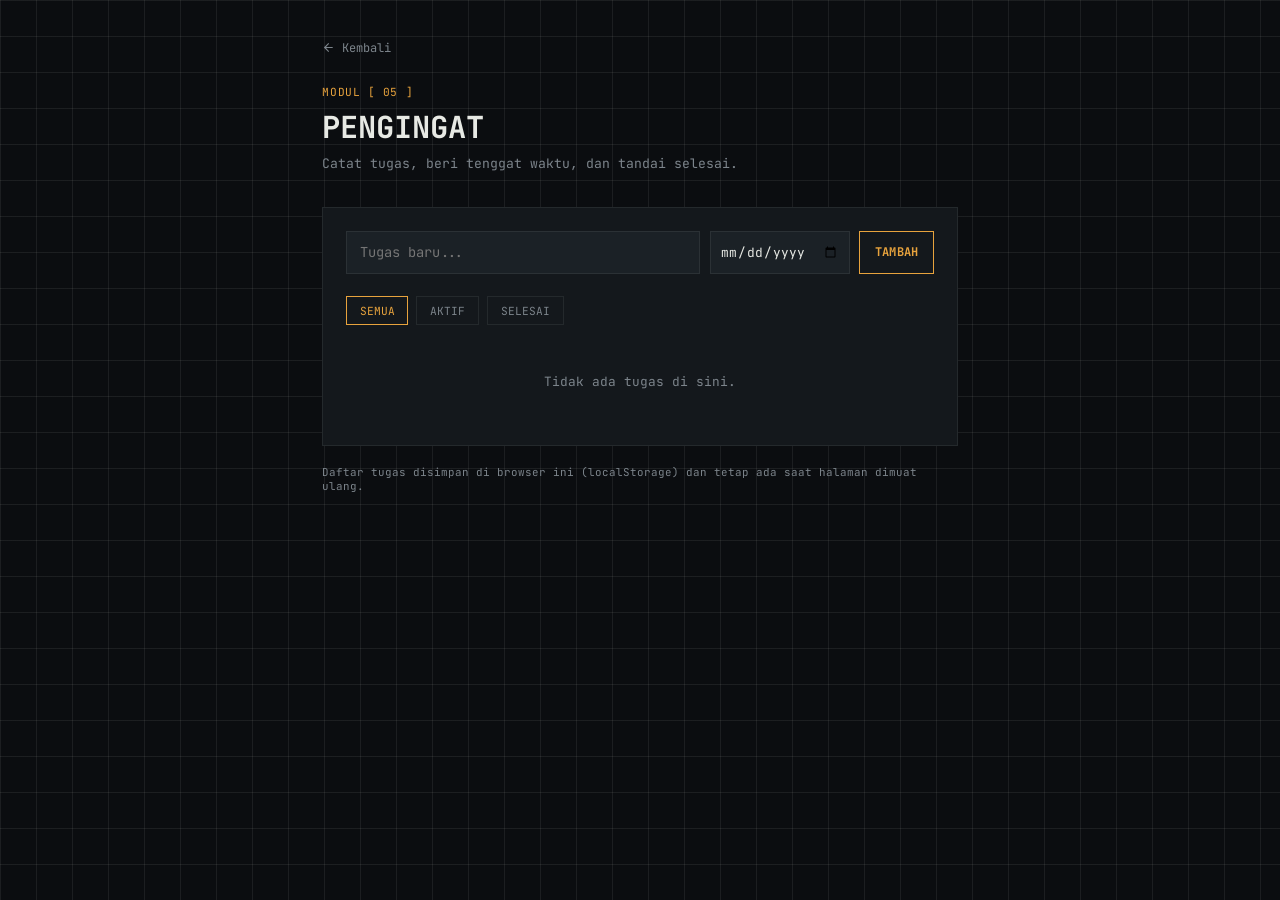
<file: pengingat.html>
<!DOCTYPE html>
<html lang="id">
<head>
<meta charset="UTF-8">
<meta name="viewport" content="width=device-width, initial-scale=1.0">
<title>Pengingat — NANZZ_HUB</title>
<link rel="preconnect" href="https://fonts.googleapis.com">
<link rel="preconnect" href="https://fonts.gstatic.com" crossorigin>
<link href="https://fonts.googleapis.com/css2?family=JetBrains+Mono:wght@400;500;700&display=swap" rel="stylesheet">
<style>
  :root{
    --ink:#0B0D10; --surface:#14181C; --surface-2:#1B2126;
    --line-soft: rgba(231,233,228,0.08);
    --text:#E7E9E4; --text-dim:#7C848B; --accent:#E8A33D;
    --mono:'JetBrains Mono', monospace;
  }
  *{ margin:0; padding:0; box-sizing:border-box; }
  body{
    background:var(--ink); color:var(--text); font-family:var(--mono); min-height:100vh;
    background-image:linear-gradient(var(--line-soft) 1px, transparent 1px), linear-gradient(90deg, var(--line-soft) 1px, transparent 1px);
    background-size:36px 36px;
  }
  a{ color:inherit; text-decoration:none; }
  .wrap{ max-width:680px; margin:0 auto; padding:2.4rem 1.4rem 4rem; }
  .back{ font-size:.75rem; color:var(--text-dim); display:inline-flex; align-items:center; gap:.4rem; }
  .back svg{ width:13px; height:13px; }
  .back:hover{ color:var(--accent); }
  .reveal{ opacity:0; transform:translateY(12px); transition:opacity .5s ease, transform .5s ease; }
  .reveal.is-in{ opacity:1; transform:translateY(0); }

  header{ margin:1.6rem 0 2.2rem; }
  .crumb{ font-size:.7rem; color:var(--accent); letter-spacing:.05em; margin-bottom:.5rem; }
  h1{ font-size:1.9rem; font-weight:700; }
  header p{ margin-top:.5rem; color:var(--text-dim); font-size:.82rem; }

  .panel{ background:var(--surface); border:1px solid var(--line-soft); padding:1.4rem; }

  .addrow{ display:flex; gap:.6rem; }
  input[type=text]{
    flex-grow:1; background:var(--surface-2); border:1px solid var(--line-soft); color:var(--text);
    font-family:var(--mono); font-size:.86rem; padding:.7rem .85rem; outline:none;
  }
  input[type=date]{
    background:var(--surface-2); border:1px solid var(--line-soft); color:var(--text);
    font-family:var(--mono); font-size:.8rem; padding:.7rem .6rem; outline:none;
  }
  input:focus{ border-color:var(--accent); }

  .btn{
    border:1px solid var(--accent); color:var(--accent); background:transparent;
    font-family:var(--mono); font-size:.75rem; font-weight:700; letter-spacing:.03em;
    padding:.55rem .9rem; cursor:pointer; transition:.2s; flex-shrink:0;
  }
  .btn:hover{ background:var(--accent); color:var(--ink); }

  .filters{ display:flex; gap:.5rem; margin:1.4rem 0 1rem; }
  .filter{
    font-size:.7rem; color:var(--text-dim); border:1px solid var(--line-soft);
    padding:.4rem .8rem; cursor:pointer;
  }
  .filter.active{ color:var(--accent); border-color:var(--accent); }

  .list{ display:flex; flex-direction:column; gap:.6rem; }
  .task{
    display:flex; align-items:flex-start; gap:.8rem;
    background:var(--surface-2); border:1px solid var(--line-soft);
    padding:.85rem 1rem;
  }
  .task input[type=checkbox]{ accent-color:var(--accent); width:16px; height:16px; margin-top:.15rem; flex-shrink:0; }
  .task .body{ flex-grow:1; }
  .task .text{ font-size:.86rem; }
  .task.done .text{ text-decoration:line-through; color:var(--text-dim); }
  .task .due{ font-size:.68rem; color:var(--text-dim); margin-top:.25rem; }
  .task .del{
    background:none; border:none; color:var(--text-dim); cursor:pointer; font-family:var(--mono); font-size:.8rem;
  }
  .task .del:hover{ color:var(--accent); }

  .empty{ color:var(--text-dim); font-size:.8rem; text-align:center; padding:2rem 0; }
  .notice{ margin-top:1.2rem; font-size:.68rem; color:var(--text-dim); }
  .notice.warn{ color:#E8683D; }

  @media (max-width:520px){
    .addrow{ flex-wrap:wrap; }
  }
</style>
</head>
<body>
<div class="wrap">
  <a href="index.html" class="back reveal"><svg viewBox="0 0 24 24" fill="none" stroke="currentColor" stroke-width="2" stroke-linecap="round" stroke-linejoin="round"><line x1="19" y1="12" x2="5" y2="12"/><polyline points="12 19 5 12 12 5"/></svg>Kembali</a>

  <header class="reveal">
    <div class="crumb">MODUL [ 05 ]</div>
    <h1>PENGINGAT</h1>
    <p>Catat tugas, beri tenggat waktu, dan tandai selesai.</p>
  </header>

  <div class="panel reveal">
    <div class="addrow">
      <input type="text" id="taskInput" placeholder="Tugas baru...">
      <input type="date" id="dueInput">
      <button class="btn" id="addBtn">TAMBAH</button>
    </div>

    <div class="filters">
      <div class="filter active" data-f="semua">SEMUA</div>
      <div class="filter" data-f="aktif">AKTIF</div>
      <div class="filter" data-f="selesai">SELESAI</div>
    </div>

    <div class="list" id="list"></div>
  </div>

  <p class="notice" id="storageNotice">Daftar tugas disimpan di browser ini (localStorage) dan tetap ada saat halaman dimuat ulang.</p>
</div>

<script>
(function(){
  document.querySelectorAll('.reveal').forEach(function(el,i){
    setTimeout(function(){ el.classList.add('is-in'); }, 80 + i*70);
  });

  var STORAGE_KEY = 'nanzz_hub_tasks';
  var tasks = [];
  var filter = 'semua';
  var listEl = document.getElementById('list');
  var taskInput = document.getElementById('taskInput');
  var dueInput = document.getElementById('dueInput');
  var storageNotice = document.getElementById('storageNotice');
  var storageAvailable = (function(){
    try{
      var testKey = '__test__';
      window.localStorage.setItem(testKey, '1');
      window.localStorage.removeItem(testKey);
      return true;
    } catch(err){
      return false;
    }
  })();

  if(!storageAvailable){
    storageNotice.textContent = 'Penyimpanan browser tidak tersedia — daftar tugas hanya bertahan selama tab ini terbuka.';
    storageNotice.classList.add('warn');
  }

  function escapeHtml(str){
    var d = document.createElement('div');
    d.textContent = str;
    return d.innerHTML;
  }

  function loadTasks(){
    if(!storageAvailable) return;
    try{
      var raw = window.localStorage.getItem(STORAGE_KEY);
      tasks = raw ? JSON.parse(raw) : [];
    } catch(err){
      tasks = [];
    }
  }

  function saveTasks(){
    if(!storageAvailable) return;
    try{
      window.localStorage.setItem(STORAGE_KEY, JSON.stringify(tasks));
    } catch(err){
      storageNotice.textContent = 'Gagal menyimpan tugas. Perubahan mungkin tidak tersimpan.';
      storageNotice.classList.add('warn');
    }
  }

  function render(){
    var filtered = tasks.filter(function(t){
      if(filter === 'aktif') return !t.done;
      if(filter === 'selesai') return t.done;
      return true;
    });

    if(filtered.length === 0){
      listEl.innerHTML = '<div class="empty">Tidak ada tugas di sini.</div>';
      return;
    }

    listEl.innerHTML = filtered.map(function(t){
      var idx = tasks.indexOf(t);
      return '<div class="task ' + (t.done ? 'done' : '') + '">' +
        '<input type="checkbox" data-i="' + idx + '" ' + (t.done ? 'checked' : '') + '>' +
        '<div class="body">' +
          '<div class="text">' + escapeHtml(t.text) + '</div>' +
          (t.due ? '<div class="due">Tenggat: ' + t.due + '</div>' : '') +
        '</div>' +
        '<button class="del" data-i="' + idx + '">[x]</button>' +
      '</div>';
    }).join('');
  }

  document.getElementById('addBtn').addEventListener('click', function(){
    var val = taskInput.value.trim();
    if(!val) return;
    tasks.unshift({ text: val, due: dueInput.value, done: false });
    taskInput.value = '';
    dueInput.value = '';
    render();
    saveTasks();
  });

  taskInput.addEventListener('keydown', function(e){
    if(e.key === 'Enter') document.getElementById('addBtn').click();
  });

  listEl.addEventListener('click', function(e){
    if(e.target.matches('input[type=checkbox]')){
      tasks[parseInt(e.target.getAttribute('data-i'),10)].done = e.target.checked;
      render();
      saveTasks();
    }
    if(e.target.classList.contains('del')){
      tasks.splice(parseInt(e.target.getAttribute('data-i'),10), 1);
      render();
      saveTasks();
    }
  });

  document.querySelectorAll('.filter').forEach(function(f){
    f.addEventListener('click', function(){
      document.querySelectorAll('.filter').forEach(function(x){ x.classList.remove('active'); });
      f.classList.add('active');
      filter = f.getAttribute('data-f');
      render();
    });
  });

  loadTasks();
  render();
})();
</script>
<script src="player.js"></script>
<script>document.addEventListener("DOMContentLoaded", function(){ if(window.NanzzPlayer) window.NanzzPlayer.mount(); });</script>
</body>
</html>
</file>
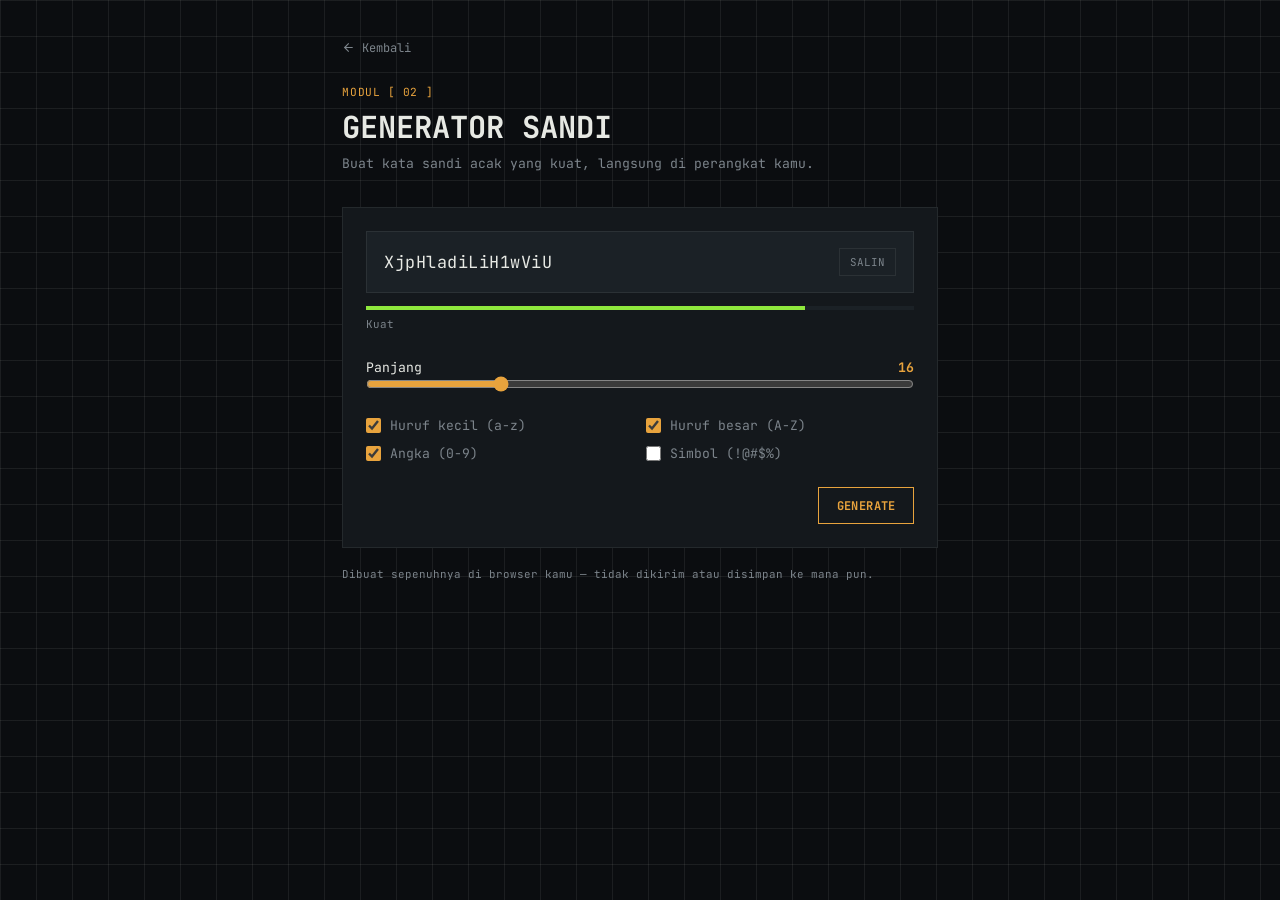
<file: sandi.html>
<!DOCTYPE html>
<html lang="id">
<head>
<meta charset="UTF-8">
<meta name="viewport" content="width=device-width, initial-scale=1.0">
<title>Generator Sandi — NANZZ_HUB</title>
<link rel="preconnect" href="https://fonts.googleapis.com">
<link rel="preconnect" href="https://fonts.gstatic.com" crossorigin>
<link href="https://fonts.googleapis.com/css2?family=JetBrains+Mono:wght@400;500;700&display=swap" rel="stylesheet">
<style>
  :root{
    --ink:#0B0D10; --surface:#14181C; --surface-2:#1B2126;
    --line-soft: rgba(231,233,228,0.08);
    --text:#E7E9E4; --text-dim:#7C848B; --accent:#E8A33D;
    --danger:#E8683D;
    --mono:'JetBrains Mono', monospace;
  }
  *{ margin:0; padding:0; box-sizing:border-box; -webkit-tap-highlight-color: transparent; -webkit-touch-callout: none; -webkit-user-select: none; -khtml-user-select: none; -moz-user-select: none; -ms-user-select: none; user-select: none; }
  body{
    background:var(--ink); color:var(--text); font-family:var(--mono); min-height:100vh;
    background-image:linear-gradient(var(--line-soft) 1px, transparent 1px), linear-gradient(90deg, var(--line-soft) 1px, transparent 1px);
    background-size:36px 36px;
  }
  a{ color:inherit; text-decoration:none; }
  .wrap{ max-width:640px; margin:0 auto; padding:2.4rem 1.4rem 4rem; }
  .back{ font-size:.75rem; color:var(--text-dim); display:inline-flex; align-items:center; gap:.4rem; }
  .back svg{ width:13px; height:13px; }
  .back:hover{ color:var(--accent); }
  .reveal{ opacity:0; transform:translateY(12px); transition:opacity .5s ease, transform .5s ease; }
  .reveal.is-in{ opacity:1; transform:translateY(0); }

  header{ margin:1.6rem 0 2.2rem; }
  .crumb{ font-size:.7rem; color:var(--accent); letter-spacing:.05em; margin-bottom:.5rem; }
  h1{ font-size:1.9rem; font-weight:700; }
  header p{ margin-top:.5rem; color:var(--text-dim); font-size:.82rem; }

  .panel{ background:var(--surface); border:1px solid var(--line-soft); padding:1.4rem; }

  .output{
    display:flex; align-items:center; justify-content:space-between; gap:.8rem;
    background:var(--surface-2); border:1px solid var(--line-soft);
    padding:1rem 1.1rem; font-size:1.05rem; letter-spacing:.03em;
    word-break:break-all;
  }
  .output span{ flex-grow:1; }
  .copy{
    flex-shrink:0; border:1px solid var(--line-soft); background:none; color:var(--text-dim);
    font-family:var(--mono); font-size:.68rem; padding:.4rem .6rem; cursor:pointer;
  }
  .copy:hover{ color:var(--accent); border-color:var(--accent); }

  .strength{ height:4px; background:var(--surface-2); margin-top:.8rem; overflow:hidden; }
  .strength i{ display:block; height:100%; width:0%; background:var(--accent); transition:width .3s ease, background .3s ease; }
  .strength-label{ margin-top:.4rem; font-size:.68rem; color:var(--text-dim); }

  .controls{ margin-top:1.8rem; display:flex; flex-direction:column; gap:1.2rem; }
  .field-row{ display:flex; justify-content:space-between; align-items:center; font-size:.82rem; }
  input[type=range]{ width:100%; accent-color:var(--accent); }
  .len-val{ color:var(--accent); font-weight:700; }

  .checks{ display:grid; grid-template-columns:1fr 1fr; gap:.7rem; }
  label.opt{
    display:flex; align-items:center; gap:.6rem; font-size:.82rem; color:var(--text-dim);
    cursor:pointer;
  }
  label.opt input{ accent-color:var(--accent); width:15px; height:15px; }

  .row{ display:flex; justify-content:flex-end; margin-top:1.6rem; }
  .btn{
    border:1px solid var(--accent); color:var(--accent); background:transparent;
    font-family:var(--mono); font-size:.75rem; font-weight:700; letter-spacing:.03em;
    padding:.6rem 1.1rem; cursor:pointer; transition:.2s;
  }
  .btn:hover{ background:var(--accent); color:var(--ink); }

  .notice{ margin-top:1.2rem; font-size:.68rem; color:var(--text-dim); }
</style>
</head>
<body>
<div class="wrap">
  <a href="index.html" class="back reveal"><svg viewBox="0 0 24 24" fill="none" stroke="currentColor" stroke-width="2" stroke-linecap="round" stroke-linejoin="round"><line x1="19" y1="12" x2="5" y2="12"/><polyline points="12 19 5 12 12 5"/></svg>Kembali</a>

  <header class="reveal">
    <div class="crumb">MODUL [ 02 ]</div>
    <h1>GENERATOR SANDI</h1>
    <p>Buat kata sandi acak yang kuat, langsung di perangkat kamu.</p>
  </header>

  <div class="panel reveal">
    <div class="output">
      <span id="result">••••••••••••</span>
      <button class="copy" id="copyBtn">SALIN</button>
    </div>
    <div class="strength"><i id="strengthBar"></i></div>
    <div class="strength-label" id="strengthLabel">—</div>

    <div class="controls">
      <div>
        <div class="field-row"><span>Panjang</span><span class="len-val" id="lenVal">16</span></div>
        <input type="range" id="len" min="6" max="48" value="16">
      </div>
      <div class="checks">
        <label class="opt"><input type="checkbox" id="lower" checked> Huruf kecil (a-z)</label>
        <label class="opt"><input type="checkbox" id="upper" checked> Huruf besar (A-Z)</label>
        <label class="opt"><input type="checkbox" id="numbers" checked> Angka (0-9)</label>
        <label class="opt"><input type="checkbox" id="symbols"> Simbol (!@#$%)</label>
      </div>
    </div>

    <div class="row">
      <button class="btn" id="genBtn">GENERATE</button>
    </div>
  </div>

  <p class="notice">Dibuat sepenuhnya di browser kamu — tidak dikirim atau disimpan ke mana pun.</p>
</div>

<script>
(function(){
  document.querySelectorAll('.reveal').forEach(function(el,i){
    setTimeout(function(){ el.classList.add('is-in'); }, 80 + i*70);
  });

  var lenInput = document.getElementById('len');
  var lenVal = document.getElementById('lenVal');
  var resultEl = document.getElementById('result');
  var strengthBar = document.getElementById('strengthBar');
  var strengthLabel = document.getElementById('strengthLabel');

  var sets = {
    lower: 'abcdefghijklmnopqrstuvwxyz',
    upper: 'ABCDEFGHIJKLMNOPQRSTUVWXYZ',
    numbers: '0123456789',
    symbols: '!@#$%^&*()-_=+[]{}'
  };

  function generate(){
    var length = parseInt(lenInput.value, 10);
    var pool = '';
    ['lower','upper','numbers','symbols'].forEach(function(key){
      if(document.getElementById(key).checked) pool += sets[key];
    });
    if(!pool){ resultEl.textContent = 'Pilih minimal satu jenis karakter'; updateStrength(0); return; }

    var arr = new Uint32Array(length);
    window.crypto.getRandomValues(arr);
    var out = '';
    for(var i=0; i<length; i++){
      out += pool[arr[i] % pool.length];
    }
    resultEl.textContent = out;
    updateStrength(scoreOf(length, pool.length));
  }

  function scoreOf(length, poolSize){
    var bits = length * Math.log2(poolSize || 1);
    if(bits < 40) return 1;
    if(bits < 70) return 2;
    if(bits < 100) return 3;
    return 4;
  }

  function updateStrength(score){
    var pct = [0, 25, 55, 80, 100][score];
    var labels = ['—', 'Lemah', 'Cukup', 'Kuat', 'Sangat kuat'];
    var colors = ['#7C848B', '#E8683D', '#E8A33D', '#8FE83D', '#3DE8A3'];
    strengthBar.style.width = pct + '%';
    strengthBar.style.background = colors[score];
    strengthLabel.textContent = labels[score];
  }

  lenInput.addEventListener('input', function(){
    lenVal.textContent = lenInput.value;
    generate();
  });
  document.querySelectorAll('.checks input').forEach(function(cb){
    cb.addEventListener('change', generate);
  });
  document.getElementById('genBtn').addEventListener('click', generate);

  document.getElementById('copyBtn').addEventListener('click', function(){
    var text = resultEl.textContent;
    navigator.clipboard.writeText(text).then(function(){
      var btn = document.getElementById('copyBtn');
      var old = btn.textContent;
      btn.textContent = 'TERSALIN';
      setTimeout(function(){ btn.textContent = old; }, 1200);
    });
  });

  generate();
})();
</script>
<script src="player.js"></script>
<script>document.addEventListener("DOMContentLoaded", function(){ if(window.NanzzPlayer) window.NanzzPlayer.mount(); });</script>
</body>
</html>
</file>
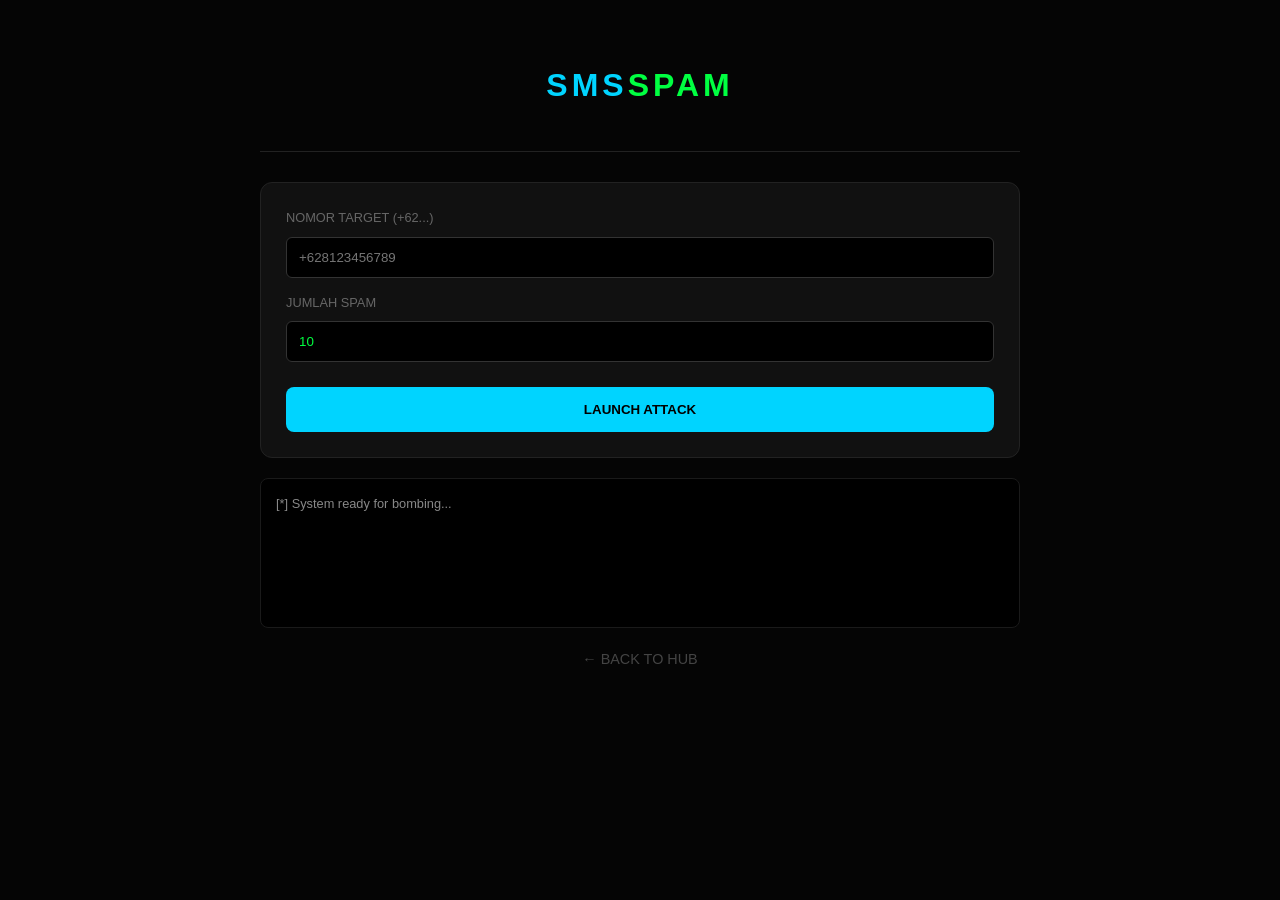
<file: sms.html>
<!DOCTYPE html>
<html lang="id">
<head>
    <meta charset="UTF-8">
    <title>EBXU | SMS SPAM</title>
    <link rel="stylesheet" href="style.css">
</head>
<body>
    <div class="container">
        <header><h1>SMS<span>SPAM</span></h1></header>
        <div class="card">
            <div class="input-group">
                <label>Nomor Target (+62...)</label>
                <input type="text" id="target" placeholder="+628123456789">
            </div>
            <div class="input-group">
                <label>Jumlah Spam</label>
                <input type="number" id="count" value="10">
            </div>
            <button class="btn" onclick="runSpam()">LAUNCH ATTACK</button>
        </div>
        <div class="terminal" id="term">
            <div class="log">[*] System ready for bombing...</div>
        </div>
        <a href="index.html" class="back-link">← BACK TO HUB</a>
    </div>
    <script>
        function runSpam() {
            let t = document.getElementById('target').value;
            let log = document.getElementById('term');
            if(!t) return;
            log.innerHTML += `<div class='log info'>[>] Initializing API bypass for ${t}...</div>`;
            setTimeout(() => {
                log.innerHTML += `<div class='log success'>[+] Packet 1 sent to ${t}</div>`;
                log.innerHTML += `<div class='log success'>[+] Packet 2 sent to ${t}</div>`;
                log.scrollTop = log.scrollHeight;
            }, 1000);
        }
    </script>
</body>
</html>
</file>
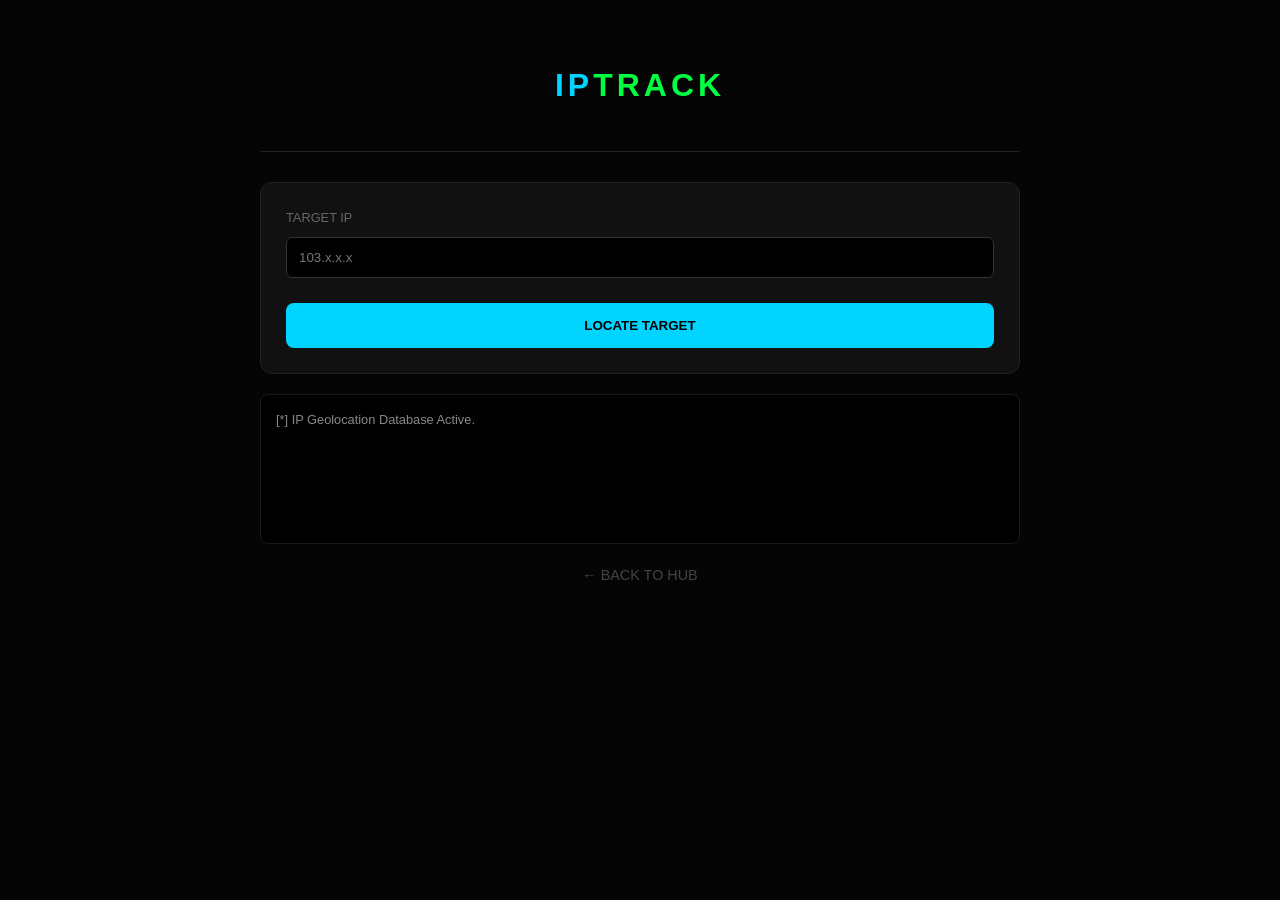
<file: track.html>
<!DOCTYPE html>
<html lang="id">
<head>
    <meta charset="UTF-8">
    <title>EBXU | TRACKER</title>
    <link rel="stylesheet" href="style.css">
</head>
<body>
    <div class="container">
        <header><h1>IP<span>TRACK</span></h1></header>
        <div class="card">
            <div class="input-group">
                <label>Target IP</label>
                <input type="text" id="ip" placeholder="103.x.x.x">
            </div>
            <button class="btn" onclick="track()">LOCATE TARGET</button>
        </div>
        <div class="terminal" id="term">
            <div class="log">[*] IP Geolocation Database Active.</div>
        </div>
        <a href="index.html" class="back-link">← BACK TO HUB</a>
    </div>
    <script>
        function track() {
            let ip = document.getElementById('ip').value;
            let log = document.getElementById('term');
            log.innerHTML += `<div class='log info'>[>] Fetching data for ${ip}...</div>`;
            setTimeout(() => {
                log.innerHTML += `<div class='log success'>[+] Location: Jakarta, Indonesia</div>`;
                log.innerHTML += `<div class='log success'>[+] ISP: Telkom Indonesia</div>`;
            }, 800);
        }
    </script>
</body>
</html>
</file>
<file: style.css>
:root {
    --primary: #00ff41;
    --secondary: #00d4ff;
    --danger: #ff003c;
    --bg: #050505;
    --card: #111111;
    --text: #ffffff;
}

* { margin: 0; padding: 0; box-sizing: border-box; font-family: 'Segoe UI', Tahoma, Geneva, Verdana, sans-serif; }
body { background: var(--bg); color: var(--text); min-height: 100vh; line-height: 1.6; }

.container { max-width: 800px; margin: 0 auto; padding: 20px; }

header { padding: 40px 0; text-align: center; border-bottom: 1px solid #222; margin-bottom: 30px; }
h1 { font-size: 2rem; letter-spacing: 4px; color: var(--secondary); text-transform: uppercase; }
h1 span { color: var(--primary); }

.card { background: var(--card); border: 1px solid #222; border-radius: 12px; padding: 25px; margin-bottom: 20px; transition: 0.3s; }
.card:hover { border-color: var(--secondary); box-shadow: 0 5px 15px rgba(0,0,0,0.5); }

.btn { display: inline-block; width: 100%; padding: 15px; border: none; border-radius: 8px; background: var(--secondary); color: #000; font-weight: bold; cursor: pointer; text-decoration: none; text-align: center; transition: 0.3s; margin-top: 10px; }
.btn:hover { background: var(--primary); transform: translateY(-2px); }
.btn-danger { background: var(--danger); color: #fff; }

.input-group { margin-bottom: 15px; }
.input-group label { display: block; font-size: 0.8rem; color: #666; margin-bottom: 8px; text-transform: uppercase; }
input { width: 100%; padding: 12px; background: #000; border: 1px solid #333; border-radius: 6px; color: var(--primary); outline: none; }

.terminal { background: #000; border: 1px solid #1a1a1a; padding: 15px; height: 150px; overflow-y: auto; font-family: 'Courier New', monospace; font-size: 0.8rem; border-radius: 8px; margin-top: 20px; }
.log { margin-bottom: 5px; color: #888; }
.log.success { color: var(--primary); }
.log.info { color: var(--secondary); }

.back-link { display: block; margin-top: 20px; color: #444; text-decoration: none; font-size: 0.9rem; text-align: center; }
.back-link:hover { color: var(--secondary); }

/* Grid for index */
.grid { display: grid; grid-template-columns: 1fr 1fr; gap: 15px; }
@media (max-width: 600px) { .grid { grid-template-columns: 1fr; } }
</file>
